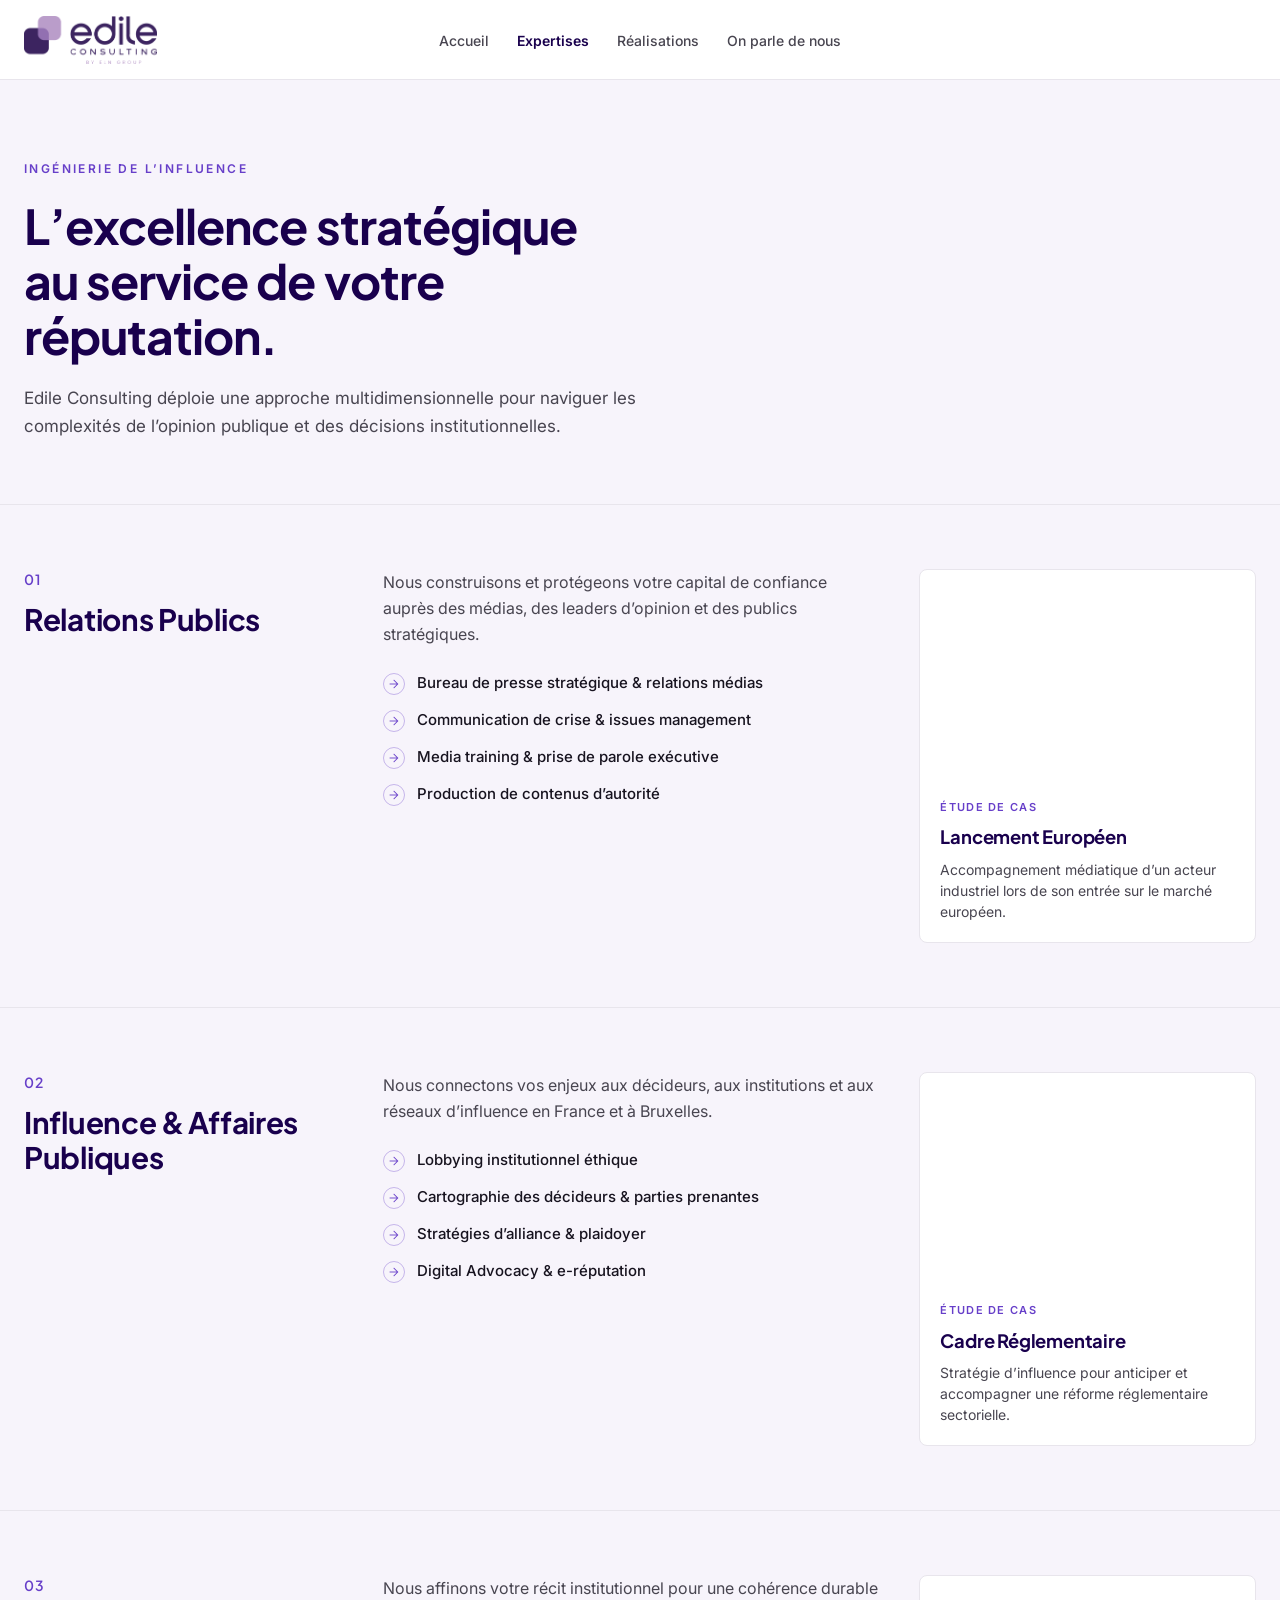
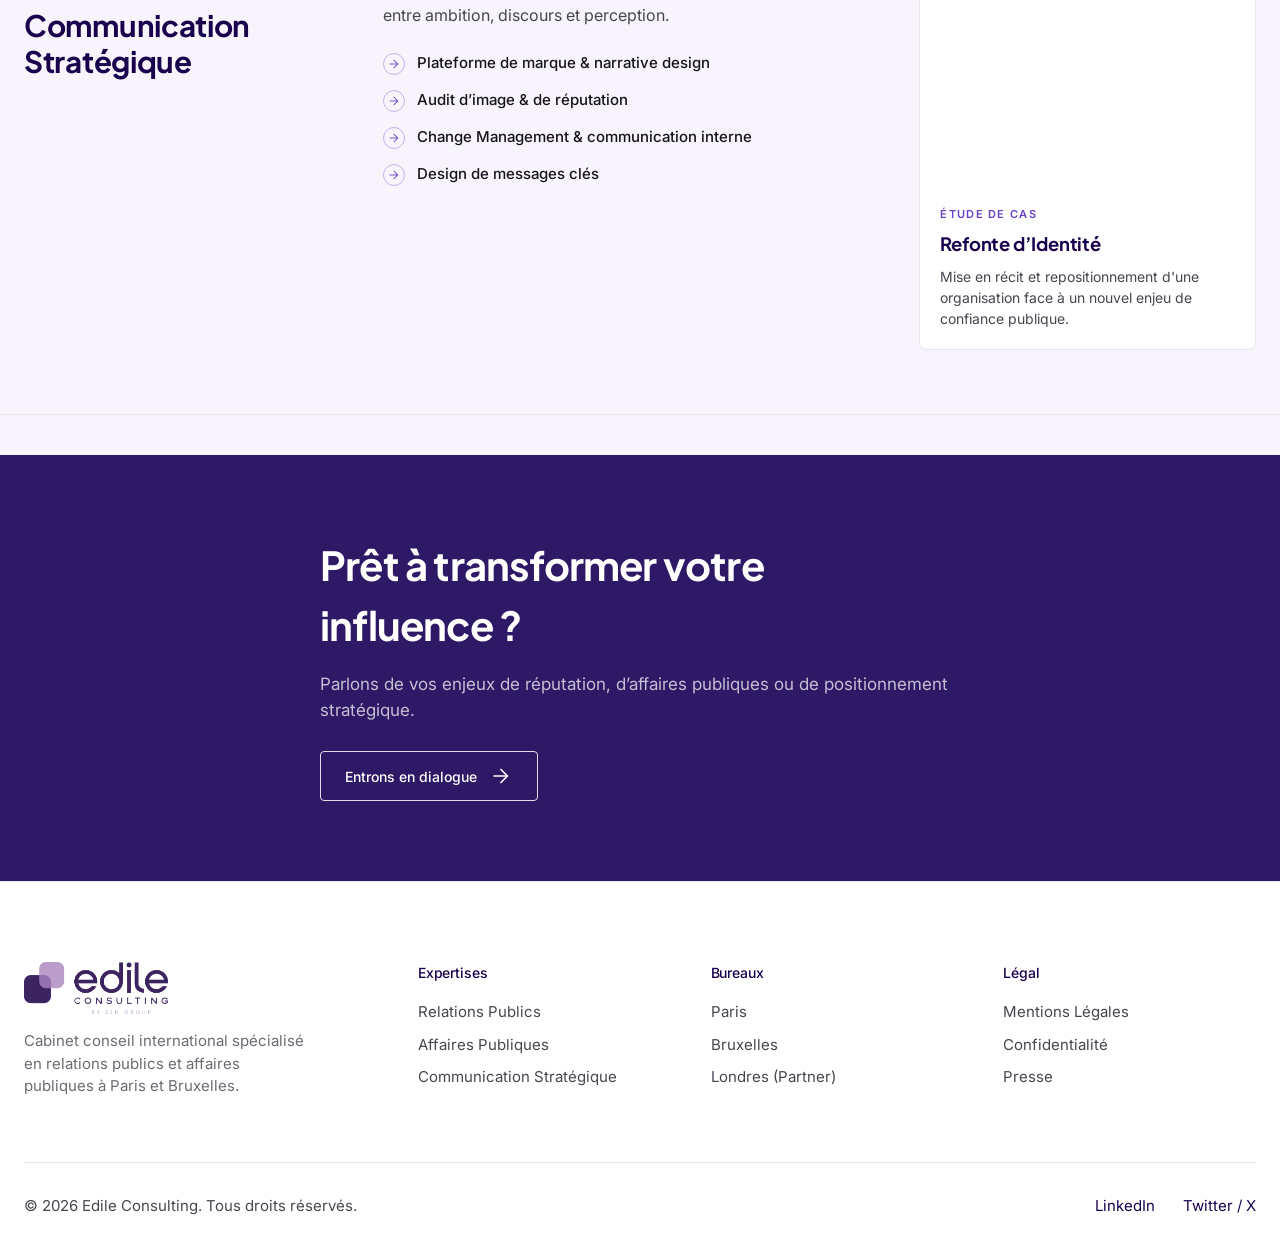
<file: expertises.html>
<!DOCTYPE html>
<html lang="fr" class="scroll-smooth">
<head>
  <meta charset="utf-8" />
  <meta name="viewport" content="width=device-width, initial-scale=1.0" />
  <meta name="description" content="Nos expertises — Relations Publics, Influence & Affaires Publiques, Communication Stratégique | Edile Consulting." />
  <title>Nos Expertises | Edile Consulting</title>
  <link rel="icon" href="favicon.ico" sizes="any" />
  <link rel="icon" type="image/png" href="LOGO/favicon.png" />
  <link rel="apple-touch-icon" href="LOGO/favicon.png" />
  <link rel="preconnect" href="https://fonts.googleapis.com" />
  <link rel="preconnect" href="https://fonts.gstatic.com" crossorigin />
  <link href="https://fonts.googleapis.com/css2?family=Plus+Jakarta+Sans:wght@400;500;600;700&amp;family=Inter:wght@400;500;600&amp;display=swap" rel="stylesheet" />
  <link href="https://fonts.googleapis.com/css2?family=Material+Symbols+Outlined:opsz,wght,FILL,GRAD@24,300,0,0&amp;display=swap" rel="stylesheet" />
  <link rel="stylesheet" href="css/styles.css" />
</head>
<body class="page-inner">
  <header class="site-header is-scrolled" id="main-nav">
    <div class="container header-inner">
      <a class="logo" href="index.html">
        <img src="LOGO/edile%20logo1.png" alt="Edile Consulting" width="180" height="65" />
      </a>

      <nav class="nav-desktop" aria-label="Navigation principale">
        <a href="index.html">Accueil</a>
        <a href="expertises.html" aria-current="page">Expertises</a>
        <a href="realisations.html">Réalisations</a>
        <a href="on-parle-de-nous.html">On parle de nous</a>
      </nav>

      <button class="menu-toggle" type="button" aria-label="Ouvrir le menu" aria-expanded="false" aria-controls="mobile-menu">
        <span class="material-symbols-outlined" aria-hidden="true">menu</span>
      </button>
    </div>

    <nav class="nav-mobile" id="mobile-menu" aria-label="Navigation mobile" hidden>
      <a href="index.html">Accueil</a>
      <a href="expertises.html" aria-current="page">Expertises</a>
      <a href="realisations.html">Réalisations</a>
      <a href="on-parle-de-nous.html">On parle de nous</a>
    </nav>
  </header>

  <main>
    <section class="exp-hero" aria-labelledby="expertises-title">
      <div class="container">
        <span class="eyebrow">Ingénierie de l’influence</span>
        <h1 id="expertises-title">L’excellence stratégique au service de votre réputation.</h1>
        <p class="exp-hero-lead">
          Edile Consulting déploie une approche multidimensionnelle pour naviguer les complexités de l’opinion publique et des décisions institutionnelles.
        </p>
      </div>
    </section>

    <section class="exp-blocks" aria-label="Domaines d’expertise">
      <!-- 01 -->
      <article class="exp-block" id="relations-publics" data-reveal>
        <div class="container exp-block-grid">
          <header class="exp-block-head">
            <span class="exp-block-num">01</span>
            <h2>Relations Publics</h2>
          </header>

          <div class="exp-block-body">
            <p>
              Nous construisons et protégeons votre capital de confiance auprès des médias, des leaders d’opinion et des publics stratégiques.
            </p>
            <ul class="exp-list">
              <li>
                <span class="material-symbols-outlined" aria-hidden="true">arrow_forward</span>
                Bureau de presse stratégique &amp; relations médias
              </li>
              <li>
                <span class="material-symbols-outlined" aria-hidden="true">arrow_forward</span>
                Communication de crise &amp; issues management
              </li>
              <li>
                <span class="material-symbols-outlined" aria-hidden="true">arrow_forward</span>
                Media training &amp; prise de parole exécutive
              </li>
              <li>
                <span class="material-symbols-outlined" aria-hidden="true">arrow_forward</span>
                Production de contenus d’autorité
              </li>
            </ul>
          </div>

          <aside class="case-card">
            <div class="case-card-media case-card-media--1" role="img" aria-label="Salle de conférence européenne"></div>
            <div class="case-card-content">
              <span class="case-card-label">Étude de cas</span>
              <h3>Lancement Européen</h3>
              <p>Accompagnement médiatique d’un acteur industriel lors de son entrée sur le marché européen.</p>
            </div>
          </aside>
        </div>
      </article>

      <!-- 02 -->
      <article class="exp-block" id="affaires-publiques" data-reveal>
        <div class="container exp-block-grid">
          <header class="exp-block-head">
            <span class="exp-block-num">02</span>
            <h2>Influence &amp; Affaires Publiques</h2>
          </header>

          <div class="exp-block-body">
            <p>
              Nous connectons vos enjeux aux décideurs, aux institutions et aux réseaux d’influence en France et à Bruxelles.
            </p>
            <ul class="exp-list">
              <li>
                <span class="material-symbols-outlined" aria-hidden="true">arrow_forward</span>
                Lobbying institutionnel éthique
              </li>
              <li>
                <span class="material-symbols-outlined" aria-hidden="true">arrow_forward</span>
                Cartographie des décideurs &amp; parties prenantes
              </li>
              <li>
                <span class="material-symbols-outlined" aria-hidden="true">arrow_forward</span>
                Stratégies d’alliance &amp; plaidoyer
              </li>
              <li>
                <span class="material-symbols-outlined" aria-hidden="true">arrow_forward</span>
                Digital Advocacy &amp; e-réputation
              </li>
            </ul>
          </div>

          <aside class="case-card">
            <div class="case-card-media case-card-media--2" role="img" aria-label="Architecture institutionnelle moderne"></div>
            <div class="case-card-content">
              <span class="case-card-label">Étude de cas</span>
              <h3>Cadre Réglementaire</h3>
              <p>Stratégie d’influence pour anticiper et accompagner une réforme réglementaire sectorielle.</p>
            </div>
          </aside>
        </div>
      </article>

      <!-- 03 -->
      <article class="exp-block" id="strategie-marque" data-reveal>
        <div class="container exp-block-grid">
          <header class="exp-block-head">
            <span class="exp-block-num">03</span>
            <h2>Communication Stratégique</h2>
          </header>

          <div class="exp-block-body">
            <p>
              Nous affinons votre récit institutionnel pour une cohérence durable entre ambition, discours et perception.
            </p>
            <ul class="exp-list">
              <li>
                <span class="material-symbols-outlined" aria-hidden="true">arrow_forward</span>
                Plateforme de marque &amp; narrative design
              </li>
              <li>
                <span class="material-symbols-outlined" aria-hidden="true">arrow_forward</span>
                Audit d’image &amp; de réputation
              </li>
              <li>
                <span class="material-symbols-outlined" aria-hidden="true">arrow_forward</span>
                Change Management &amp; communication interne
              </li>
              <li>
                <span class="material-symbols-outlined" aria-hidden="true">arrow_forward</span>
                Design de messages clés
              </li>
            </ul>
          </div>

          <aside class="case-card">
            <div class="case-card-media case-card-media--3" role="img" aria-label="Supports de marque institutionnelle"></div>
            <div class="case-card-content">
              <span class="case-card-label">Étude de cas</span>
              <h3>Refonte d’Identité</h3>
              <p>Mise en récit et repositionnement d'une organisation face à un nouvel enjeu de confiance publique.</p>
            </div>
          </aside>
        </div>
      </article>
    </section>

    <section class="exp-cta" data-reveal>
      <div class="container exp-cta-inner">
        <h2>Prêt à transformer votre influence&nbsp;?</h2>
        <p>Parlons de vos enjeux de réputation, d’affaires publiques ou de positionnement stratégique.</p>
        <a class="btn btn-outline-light" href="index.html#contact">
          Entrons en dialogue
          <span class="material-symbols-outlined" aria-hidden="true">arrow_forward</span>
        </a>
      </div>
    </section>
  </main>

  <footer class="site-footer">
    <div class="container footer-grid">
      <div class="footer-brand">
        <a class="footer-logo" href="index.html">
          <img src="LOGO/edile%20logo1.png" alt="Edile Consulting" width="160" height="58" />
        </a>
        <p>Cabinet conseil international spécialisé en relations publics et affaires publiques à Paris et Bruxelles.</p>
      </div>
      <div>
        <h4>Expertises</h4>
        <ul>
          <li><a href="expertises.html#relations-publics">Relations Publics</a></li>
          <li><a href="expertises.html#affaires-publiques">Affaires Publiques</a></li>
          <li><a href="expertises.html#strategie-marque">Communication Stratégique</a></li>
        </ul>
      </div>
      <div>
        <h4>Bureaux</h4>
        <ul>
          <li><a href="index.html#bureaux">Paris</a></li>
          <li><a href="index.html#bureaux">Bruxelles</a></li>
          <li><span>Londres (Partner)</span></li>
        </ul>
      </div>
      <div>
        <h4>Légal</h4>
        <ul>
          <li><a href="#">Mentions Légales</a></li>
          <li><a href="#">Confidentialité</a></li>
          <li><a href="#">Presse</a></li>
        </ul>
      </div>
    </div>
    <div class="container footer-bottom">
      <span>© 2026 Edile Consulting. Tous droits réservés.</span>
      <div class="footer-social">
        <a href="#" aria-label="LinkedIn">LinkedIn</a>
        <a href="#" aria-label="Twitter / X">Twitter / X</a>
      </div>
    </div>
  </footer>

  <script src="js/main.js" defer></script>
</body>
</html>
</file>
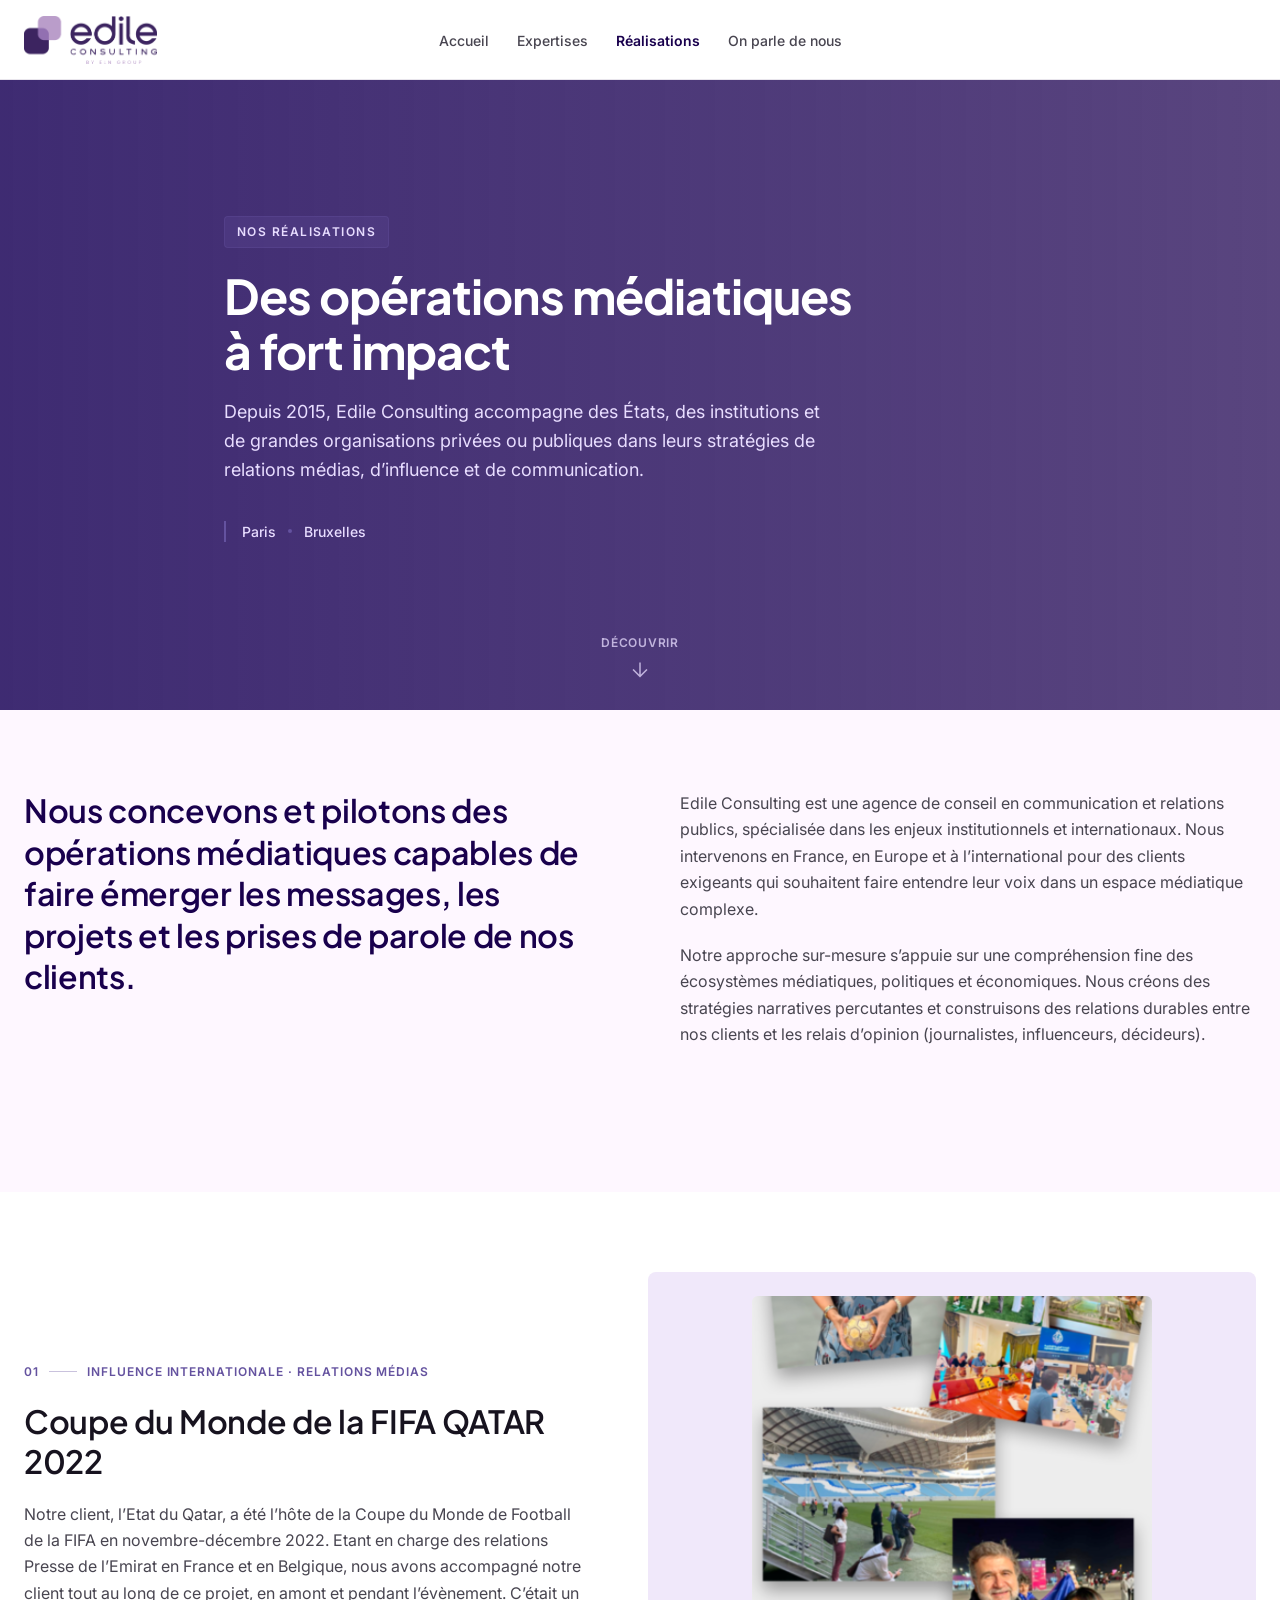
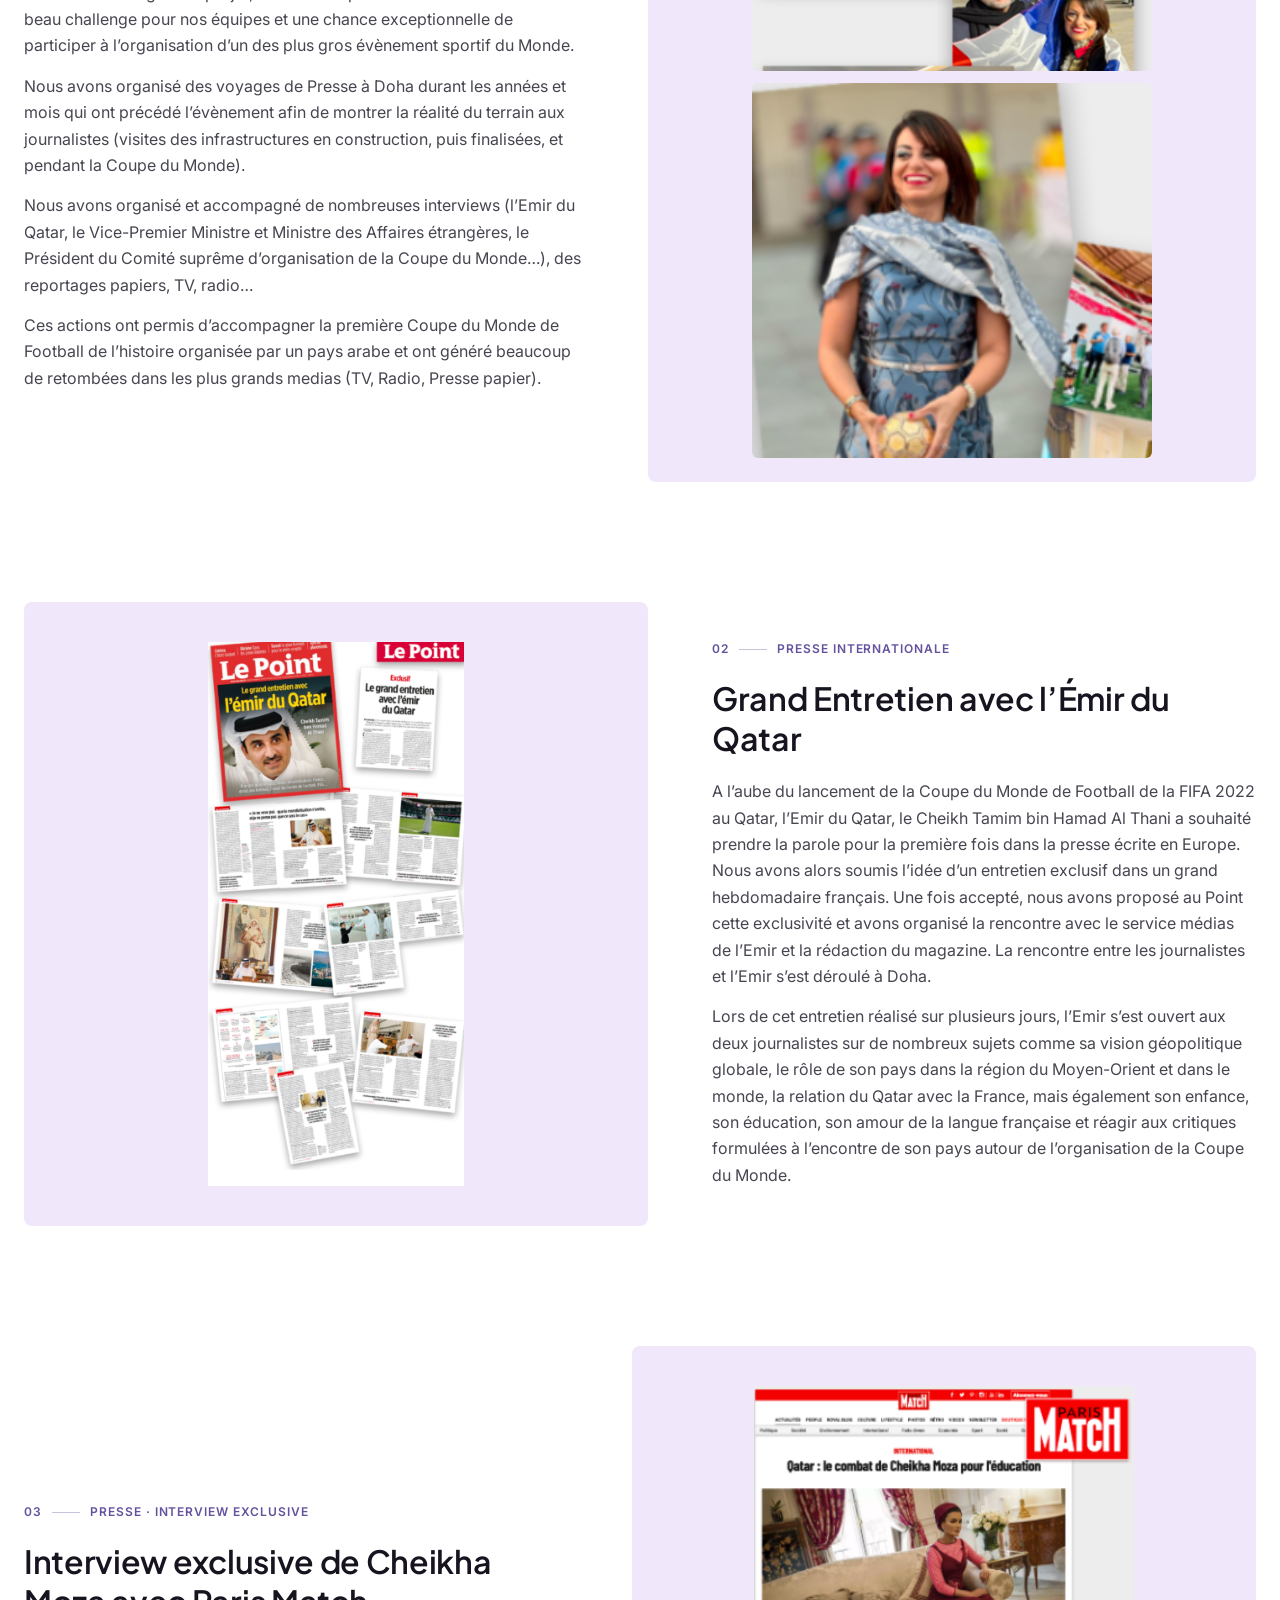
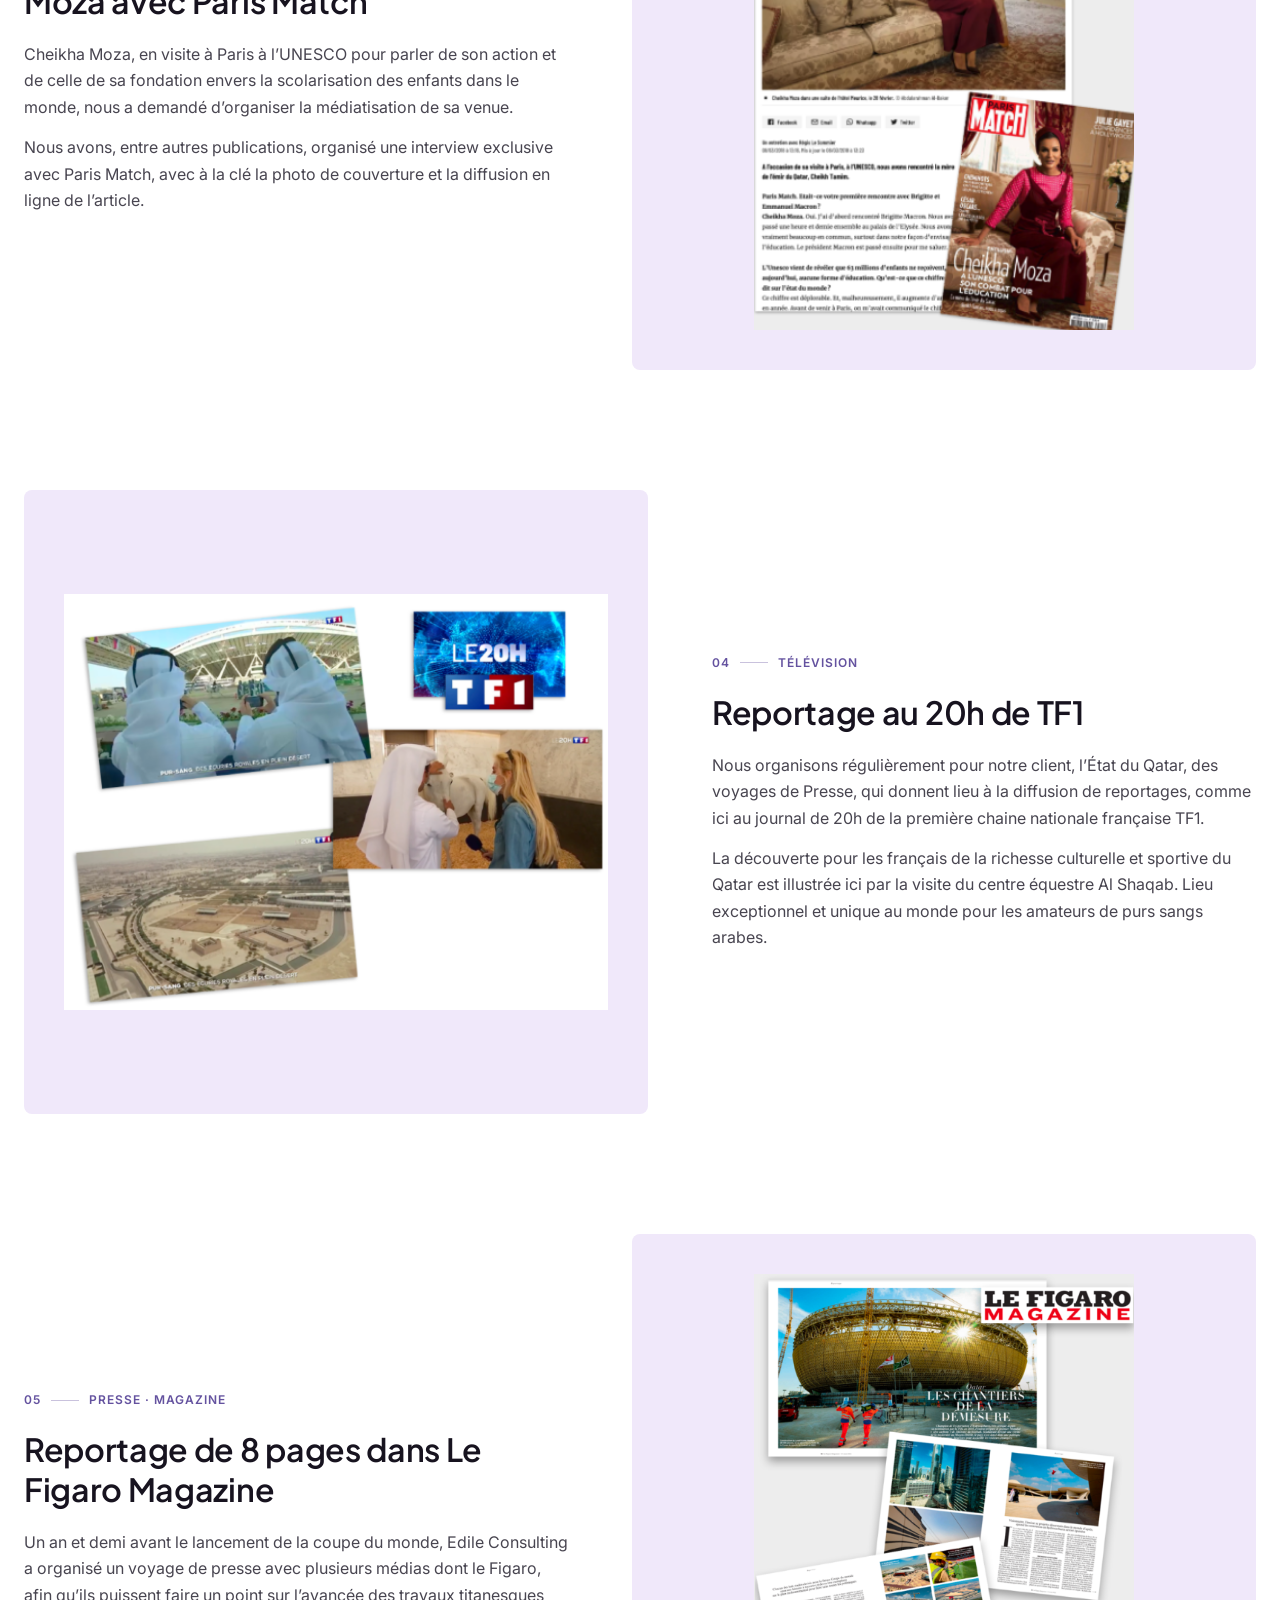
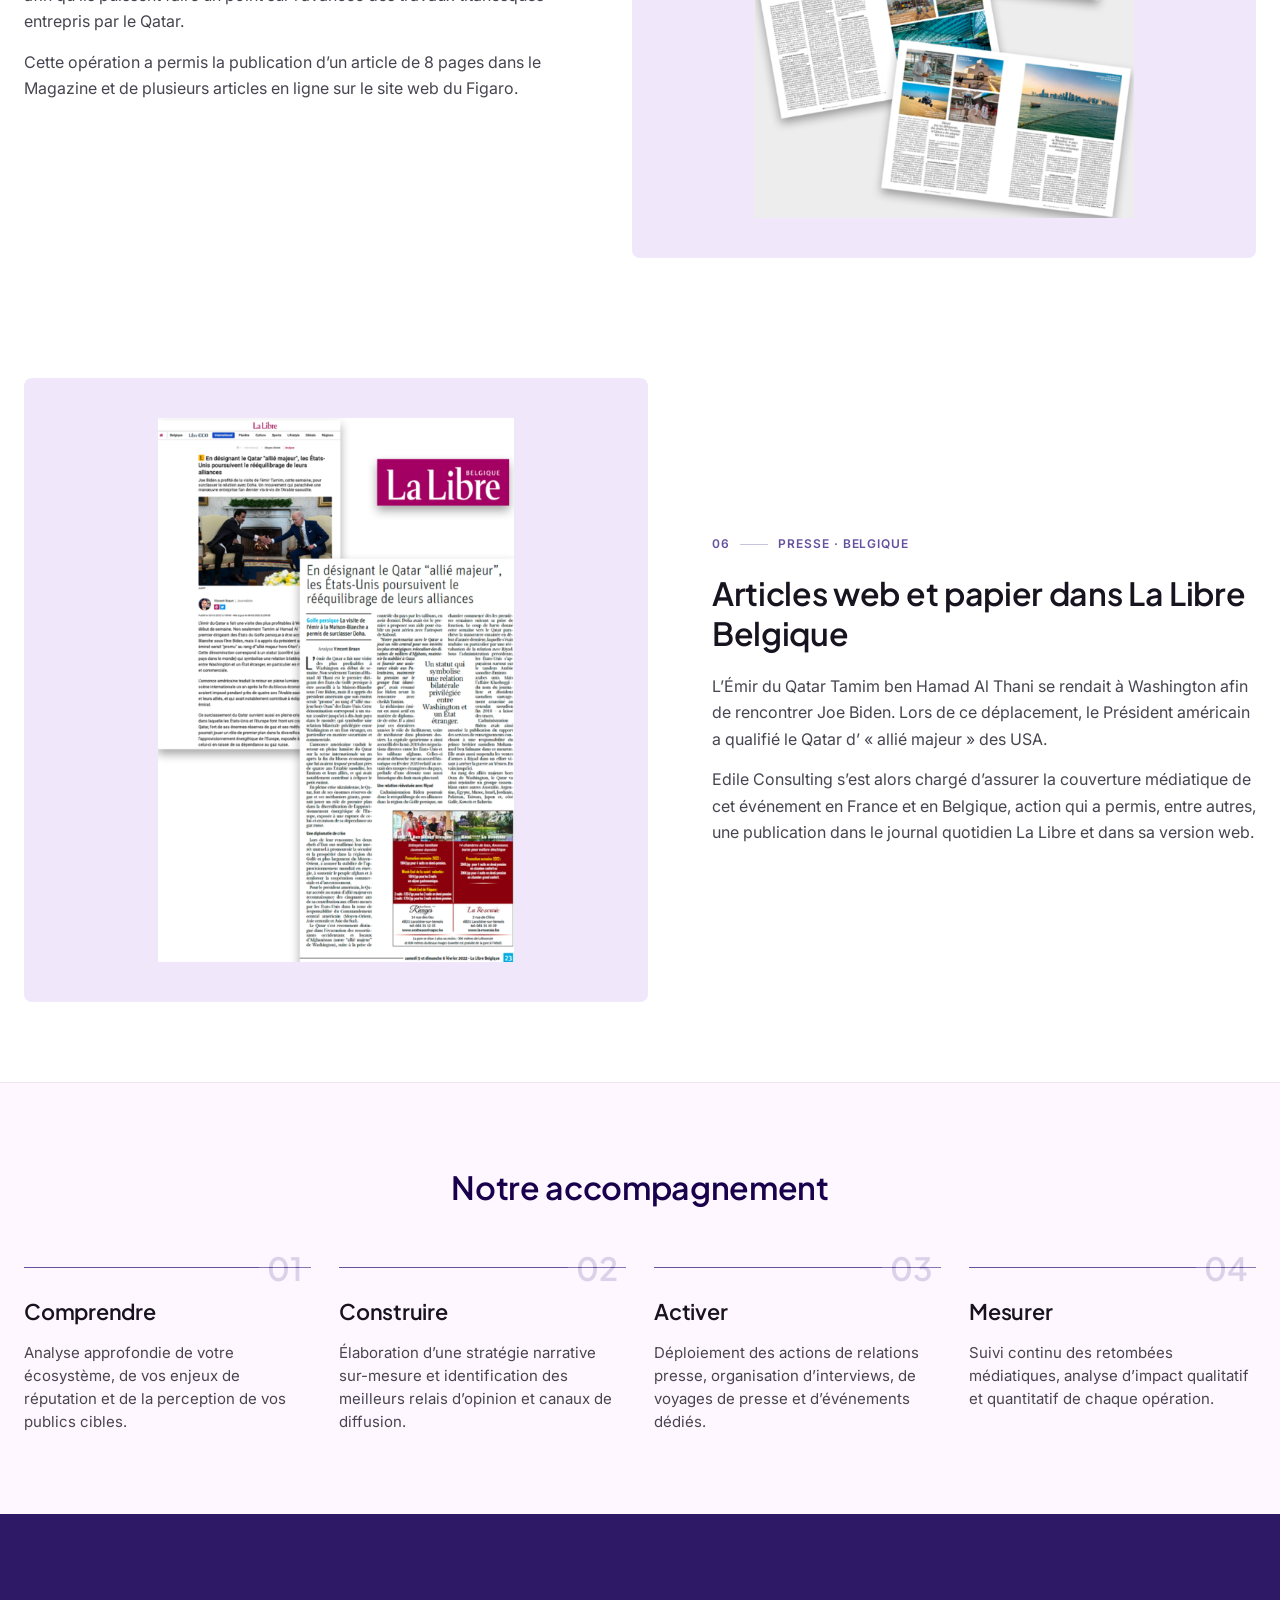
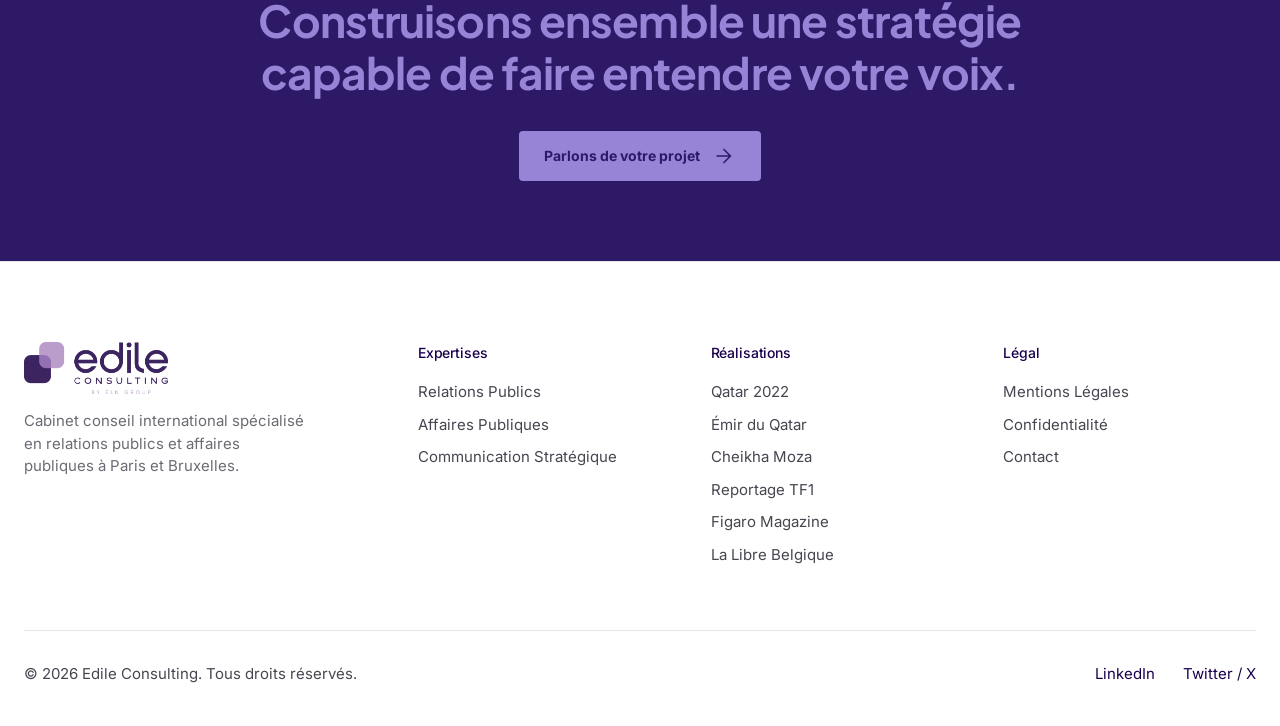
<file: realisations.html>
<!DOCTYPE html>
<html lang="fr" class="scroll-smooth">
<head>
  <meta charset="utf-8" />
  <meta name="viewport" content="width=device-width, initial-scale=1.0" />
  <meta name="description" content="Nos réalisations — opérations médiatiques, relations presse et influence internationale | Edile Consulting." />
  <title>Nos Réalisations | Edile Consulting</title>
  <link rel="icon" href="favicon.ico" sizes="any" />
  <link rel="icon" type="image/png" href="LOGO/favicon.png" />
  <link rel="apple-touch-icon" href="LOGO/favicon.png" />
  <link rel="preconnect" href="https://fonts.googleapis.com" />
  <link rel="preconnect" href="https://fonts.gstatic.com" crossorigin />
  <link href="https://fonts.googleapis.com/css2?family=Plus+Jakarta+Sans:wght@400;500;600;700&amp;family=Inter:wght@400;500;600&amp;display=swap" rel="stylesheet" />
  <link href="https://fonts.googleapis.com/css2?family=Material+Symbols+Outlined:opsz,wght,FILL,GRAD@24,300,0,0&amp;display=swap" rel="stylesheet" />
  <link rel="stylesheet" href="css/styles.css" />
</head>
<body class="page-inner page-realisations">
  <header class="site-header is-scrolled" id="main-nav">
    <div class="container header-inner">
      <a class="logo" href="index.html">
        <img src="LOGO/edile%20logo1.png" alt="Edile Consulting" width="180" height="65" />
      </a>

      <nav class="nav-desktop" aria-label="Navigation principale">
        <a href="index.html">Accueil</a>
        <a href="expertises.html">Expertises</a>
        <a href="realisations.html" aria-current="page">Réalisations</a>
        <a href="on-parle-de-nous.html">On parle de nous</a>
      </nav>

      <button class="menu-toggle" type="button" aria-label="Ouvrir le menu" aria-expanded="false" aria-controls="mobile-menu">
        <span class="material-symbols-outlined" aria-hidden="true">menu</span>
      </button>
    </div>

    <nav class="nav-mobile" id="mobile-menu" aria-label="Navigation mobile" hidden>
      <a href="index.html">Accueil</a>
      <a href="expertises.html">Expertises</a>
      <a href="realisations.html" aria-current="page">Réalisations</a>
      <a href="on-parle-de-nous.html">On parle de nous</a>
    </nav>
  </header>

  <main>
    <!-- Hero -->
    <section class="rea-hero" aria-labelledby="rea-title">
      <div class="rea-hero-media" aria-hidden="true">
        <div class="rea-hero-image"></div>
        <div class="rea-hero-overlay"></div>
      </div>
      <div class="container rea-hero-content">
        <span class="rea-badge">Nos réalisations</span>
        <h1 id="rea-title">Des opérations médiatiques<br />à fort impact</h1>
        <p>
          Depuis 2015, Edile Consulting accompagne des États, des institutions et de grandes organisations privées ou publiques dans leurs stratégies de relations médias, d’influence et de communication.
        </p>
        <div class="rea-locations">
          <span>Paris</span>
          <span class="dot" aria-hidden="true"></span>
          <span>Bruxelles</span>
        </div>
      </div>
      <a class="rea-scroll" href="#rea-intro" aria-label="Découvrir les réalisations">
        <span>Découvrir</span>
        <span class="material-symbols-outlined" aria-hidden="true">arrow_downward</span>
      </a>
    </section>

    <!-- Intro -->
    <section class="rea-intro" id="rea-intro" data-reveal>
      <div class="container rea-intro-grid">
        <h2>Nous concevons et pilotons des opérations médiatiques capables de faire émerger les messages, les projets et les prises de parole de nos clients.</h2>
        <div class="rea-intro-copy">
          <p>
            Edile Consulting est une agence de conseil en communication et relations publics, spécialisée dans les enjeux institutionnels et internationaux. Nous intervenons en France, en Europe et à l’international pour des clients exigeants qui souhaitent faire entendre leur voix dans un espace médiatique complexe.
          </p>
          <p>
            Notre approche sur-mesure s’appuie sur une compréhension fine des écosystèmes médiatiques, politiques et économiques. Nous créons des stratégies narratives percutantes et construisons des relations durables entre nos clients et les relais d’opinion (journalistes, influenceurs, décideurs).
          </p>
        </div>
      </div>
    </section>

    <!-- Filters -->
    <nav class="rea-filters" aria-label="Filtrer les réalisations">
      <div class="container">
        <ul class="rea-filter-list" role="list">
          <li><button type="button" class="rea-filter is-active" data-filter="all">Toutes les réalisations</button></li>
          <li><button type="button" class="rea-filter" data-filter="medias">Relations médias</button></li>
          <li><button type="button" class="rea-filter" data-filter="presse">Presse</button></li>
          <li><button type="button" class="rea-filter" data-filter="tv">Télévision</button></li>
          <li><button type="button" class="rea-filter" data-filter="influence">Influence internationale</button></li>
          <li><button type="button" class="rea-filter" data-filter="event">Événementiel</button></li>
        </ul>
      </div>
    </nav>

    <!-- Projects -->
    <section class="rea-projects" aria-label="Liste des projets">
      <div class="container rea-projects-list">
        <!-- 01 -->
        <article class="rea-project" data-categories="influence medias event" data-reveal id="qatar-2022">
          <div class="rea-project-copy">
            <div class="rea-project-meta">
              <span>01</span>
              <span class="line" aria-hidden="true"></span>
              <span>Influence internationale · Relations médias</span>
            </div>
            <h3>Coupe du Monde de la FIFA QATAR 2022</h3>
            <div class="rea-project-text">
              <p>
                Notre client, l’Etat du Qatar, a été l’hôte de la Coupe du Monde de Football de la FIFA en novembre-décembre 2022. Etant en charge des relations Presse de l’Emirat en France et en Belgique, nous avons accompagné notre client tout au long de ce projet, en amont et pendant l’évènement. C’était un beau challenge pour nos équipes et une chance exceptionnelle de participer à l’organisation d’un des plus gros évènement sportif du Monde.
              </p>
              <p>
                Nous avons organisé des voyages de Presse à Doha durant les années et mois qui ont précédé l’évènement afin de montrer la réalité du terrain aux journalistes (visites des infrastructures en construction, puis finalisées, et pendant la Coupe du Monde).
              </p>
              <p>
                Nous avons organisé et accompagné de nombreuses interviews (l’Emir du Qatar, le Vice-Premier Ministre et Ministre des Affaires étrangères, le Président du Comité suprême d’organisation de la Coupe du Monde…), des reportages papiers, TV, radio…
              </p>
              <p>
                Ces actions ont permis d’accompagner la première Coupe du Monde de Football de l’histoire organisée par un pays arabe et ont généré beaucoup de retombées dans les plus grands medias (TV, Radio, Presse papier).
              </p>
            </div>
          </div>
          <div class="rea-project-visual rea-project-visual--duo">
            <img
              src="IMAGE/qatar-2022-presse.png"
              alt="Coupe du Monde FIFA Qatar 2022 — voyages de presse et rencontres"
              loading="lazy"
            />
            <img
              src="IMAGE/qatar-2022-sihem-ballon.png"
              alt="Coupe du Monde FIFA Qatar 2022 — Sihem Souid avec le ballon doré"
              loading="lazy"
            />
          </div>
        </article>

        <!-- 02 -->
        <article class="rea-project rea-project--reverse" data-categories="presse influence" data-reveal id="emir-le-point">
          <div class="rea-project-copy">
            <div class="rea-project-meta">
              <span>02</span>
              <span class="line" aria-hidden="true"></span>
              <span>Presse internationale</span>
            </div>
            <h3>Grand Entretien avec l’Émir du Qatar</h3>
            <div class="rea-project-text">
              <p>
                A l’aube du lancement de la Coupe du Monde de Football de la FIFA 2022 au Qatar, l’Emir du Qatar, le Cheikh Tamim bin Hamad Al Thani a souhaité prendre la parole pour la première fois dans la presse écrite en Europe. Nous avons alors soumis l’idée d’un entretien exclusif dans un grand hebdomadaire français. Une fois accepté, nous avons proposé au Point cette exclusivité et avons organisé la rencontre avec le service médias de l’Emir et la rédaction du magazine. La rencontre entre les journalistes et l’Emir s’est déroulé à Doha.
              </p>
              <p>
                Lors de cet entretien réalisé sur plusieurs jours, l’Emir s’est ouvert aux deux journalistes sur de nombreux sujets comme sa vision géopolitique globale, le rôle de son pays dans la région du Moyen-Orient et dans le monde, la relation du Qatar avec la France, mais également son enfance, son éducation, son amour de la langue française et réagir aux critiques formulées à l’encontre de son pays autour de l’organisation de la Coupe du Monde.
              </p>
            </div>
          </div>
          <div class="rea-project-visual">
            <img
              src="IMAGE/le-point-emir-qatar.png"
              alt="Le Point — grand entretien avec l’Émir du Qatar"
              loading="lazy"
            />
          </div>
        </article>

        <!-- 03 -->
        <article class="rea-project" data-categories="presse medias" data-reveal id="cheikha-moza">
          <div class="rea-project-copy">
            <div class="rea-project-meta">
              <span>03</span>
              <span class="line" aria-hidden="true"></span>
              <span>Presse · Interview exclusive</span>
            </div>
            <h3>Interview exclusive de Cheikha Moza avec Paris Match</h3>
            <div class="rea-project-text">
              <p>
                Cheikha Moza, en visite à Paris à l’UNESCO pour parler de son action et de celle de sa fondation envers la scolarisation des enfants dans le monde, nous a demandé d’organiser la médiatisation de sa venue.
              </p>
              <p>
                Nous avons, entre autres publications, organisé une interview exclusive avec Paris Match, avec à la clé la photo de couverture et la diffusion en ligne de l’article.
              </p>
            </div>
          </div>
          <div class="rea-project-visual">
            <img
              src="IMAGE/paris-match-cheikha-moza.png"
              alt="Paris Match — interview exclusive de Cheikha Moza"
              loading="lazy"
            />
          </div>
        </article>

        <!-- 04 -->
        <article class="rea-project rea-project--reverse" data-categories="tv medias influence" data-reveal id="tf1-20h">
          <div class="rea-project-copy">
            <div class="rea-project-meta">
              <span>04</span>
              <span class="line" aria-hidden="true"></span>
              <span>Télévision</span>
            </div>
            <h3>Reportage au 20h de TF1</h3>
            <div class="rea-project-text">
              <p>
                Nous organisons régulièrement pour notre client, l’État du Qatar, des voyages de Presse, qui donnent lieu à la diffusion de reportages, comme ici au journal de 20h de la première chaine nationale française TF1.
              </p>
              <p>
                La découverte pour les français de la richesse culturelle et sportive du Qatar est illustrée ici par la visite du centre équestre Al Shaqab. Lieu exceptionnel et unique au monde pour les amateurs de purs sangs arabes.
              </p>
            </div>
          </div>
          <div class="rea-project-visual">
            <img
              src="IMAGE/reportage-tf1-20h.png"
              alt="Reportage TF1 20h — centre équestre Al Shaqab, Qatar"
              loading="lazy"
            />
          </div>
        </article>

        <!-- 05 -->
        <article class="rea-project" data-categories="presse medias influence" data-reveal id="figaro-magazine">
          <div class="rea-project-copy">
            <div class="rea-project-meta">
              <span>05</span>
              <span class="line" aria-hidden="true"></span>
              <span>Presse · Magazine</span>
            </div>
            <h3>Reportage de 8 pages dans Le Figaro Magazine</h3>
            <div class="rea-project-text">
              <p>
                Un an et demi avant le lancement de la coupe du monde, Edile Consulting a organisé un voyage de presse avec plusieurs médias dont le Figaro, afin qu’ils puissent faire un point sur l’avancée des travaux titanesques entrepris par le Qatar.
              </p>
              <p>
                Cette opération a permis la publication d’un article de 8 pages dans le Magazine et de plusieurs articles en ligne sur le site web du Figaro.
              </p>
            </div>
          </div>
          <div class="rea-project-visual">
            <img
              src="IMAGE/figaro-magazine-qatar.png"
              alt="Reportage Le Figaro Magazine — Qatar, les chantiers de la démesure"
              loading="lazy"
            />
          </div>
        </article>

        <!-- 06 -->
        <article class="rea-project rea-project--reverse" data-categories="presse medias influence" data-reveal id="la-libre-belgique">
          <div class="rea-project-copy">
            <div class="rea-project-meta">
              <span>06</span>
              <span class="line" aria-hidden="true"></span>
              <span>Presse · Belgique</span>
            </div>
            <h3>Articles web et papier dans La Libre Belgique</h3>
            <div class="rea-project-text">
              <p>
                L’Émir du Qatar Tamim ben Hamad Al Thani se rendait à Washington afin de rencontrer Joe Biden. Lors de ce déplacement, le Président américain a qualifié le Qatar d’ « allié majeur » des USA.
              </p>
              <p>
                Edile Consulting s’est alors chargé d’assurer la couverture médiatique de cet événement en France et en Belgique, action qui a permis, entre autres, une publication dans le journal quotidien La Libre et dans sa version web.
              </p>
            </div>
          </div>
          <div class="rea-project-visual">
            <img
              src="IMAGE/la-libre-belgique-qatar.png"
              alt="Articles La Libre Belgique — Qatar allié majeur des États-Unis"
              loading="lazy"
            />
          </div>
        </article>
      </div>
    </section>

    <!-- Méthodologie -->
    <section class="rea-method" data-reveal>
      <div class="container">
        <h2>Notre accompagnement</h2>
        <div class="rea-method-grid">
          <article class="rea-step">
            <span class="rea-step-num" aria-hidden="true">01</span>
            <h3>Comprendre</h3>
            <p>Analyse approfondie de votre écosystème, de vos enjeux de réputation et de la perception de vos publics cibles.</p>
          </article>
          <article class="rea-step">
            <span class="rea-step-num" aria-hidden="true">02</span>
            <h3>Construire</h3>
            <p>Élaboration d’une stratégie narrative sur-mesure et identification des meilleurs relais d’opinion et canaux de diffusion.</p>
          </article>
          <article class="rea-step">
            <span class="rea-step-num" aria-hidden="true">03</span>
            <h3>Activer</h3>
            <p>Déploiement des actions de relations presse, organisation d’interviews, de voyages de presse et d’événements dédiés.</p>
          </article>
          <article class="rea-step">
            <span class="rea-step-num" aria-hidden="true">04</span>
            <h3>Mesurer</h3>
            <p>Suivi continu des retombées médiatiques, analyse d’impact qualitatif et quantitatif de chaque opération.</p>
          </article>
        </div>
      </div>
    </section>

    <!-- CTA -->
    <section class="rea-cta" data-reveal>
      <div class="container rea-cta-inner">
        <h2>Construisons ensemble une stratégie capable de faire entendre votre voix.</h2>
        <a class="btn btn-cta-light" href="index.html#contact">
          Parlons de votre projet
          <span class="material-symbols-outlined" aria-hidden="true">arrow_forward</span>
        </a>
      </div>
    </section>
  </main>

  <footer class="site-footer">
    <div class="container footer-grid">
      <div class="footer-brand">
        <a class="footer-logo" href="index.html">
          <img src="LOGO/edile%20logo1.png" alt="Edile Consulting" width="160" height="58" />
        </a>
        <p>Cabinet conseil international spécialisé en relations publics et affaires publiques à Paris et Bruxelles.</p>
      </div>
      <div>
        <h4>Expertises</h4>
        <ul>
          <li><a href="expertises.html#relations-publics">Relations Publics</a></li>
          <li><a href="expertises.html#affaires-publiques">Affaires Publiques</a></li>
          <li><a href="expertises.html#strategie-marque">Communication Stratégique</a></li>
        </ul>
      </div>
      <div>
        <h4>Réalisations</h4>
        <ul>
          <li><a href="realisations.html#qatar-2022">Qatar 2022</a></li>
          <li><a href="realisations.html#emir-le-point">Émir du Qatar</a></li>
          <li><a href="realisations.html#cheikha-moza">Cheikha Moza</a></li>
          <li><a href="realisations.html#tf1-20h">Reportage TF1</a></li>
          <li><a href="realisations.html#figaro-magazine">Figaro Magazine</a></li>
          <li><a href="realisations.html#la-libre-belgique">La Libre Belgique</a></li>
        </ul>
      </div>
      <div>
        <h4>Légal</h4>
        <ul>
          <li><a href="#">Mentions Légales</a></li>
          <li><a href="#">Confidentialité</a></li>
          <li><a href="index.html#contact">Contact</a></li>
        </ul>
      </div>
    </div>
    <div class="container footer-bottom">
      <span>© 2026 Edile Consulting. Tous droits réservés.</span>
      <div class="footer-social">
        <a href="#" aria-label="LinkedIn">LinkedIn</a>
        <a href="#" aria-label="Twitter / X">Twitter / X</a>
      </div>
    </div>
  </footer>

  <script src="js/main.js" defer></script>
</body>
</html>
</file>
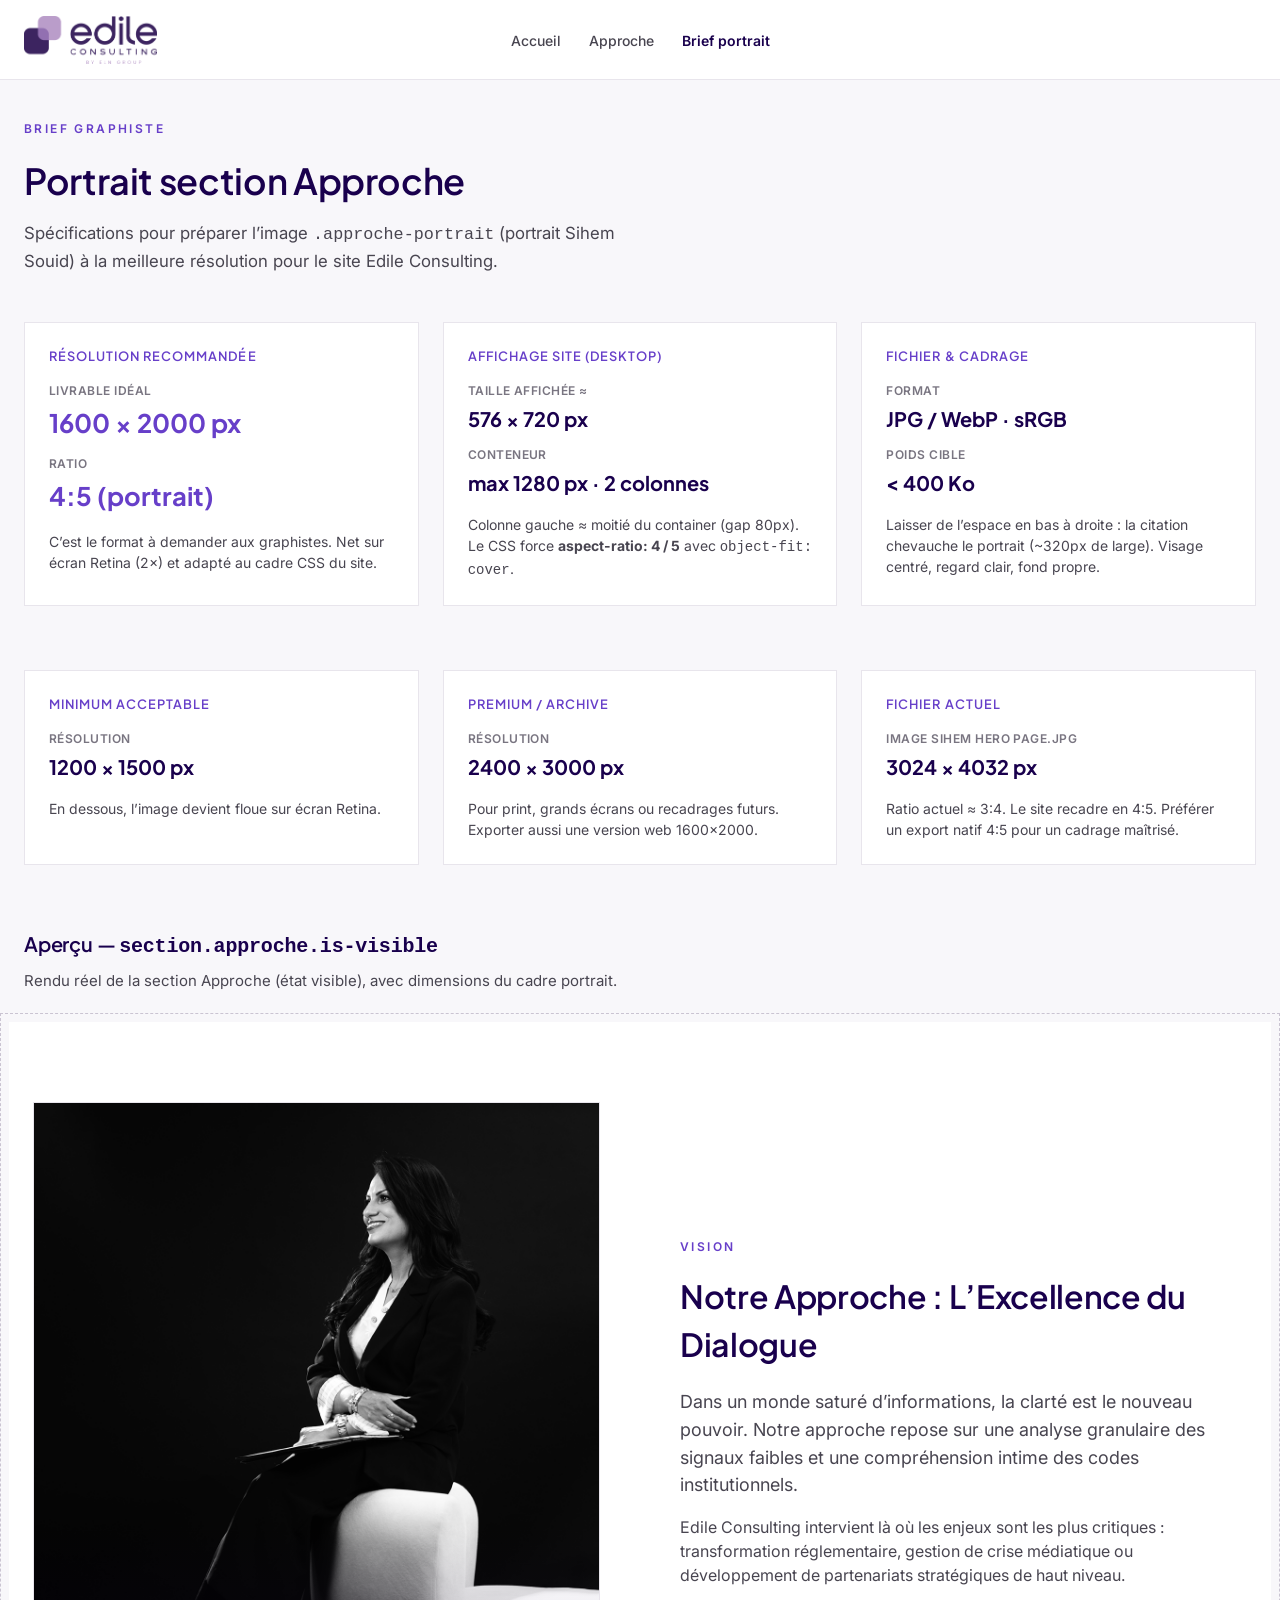
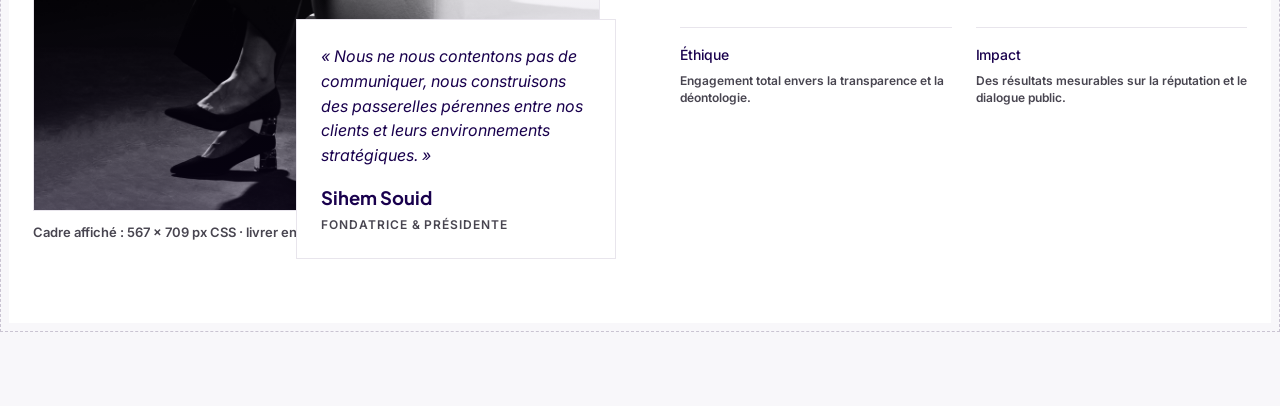
<file: specs-approche.html>
<!DOCTYPE html>
<html lang="fr">
<head>
  <meta charset="utf-8" />
  <meta name="viewport" content="width=device-width, initial-scale=1.0" />
  <title>Brief graphiste — Section Approche | Edile Consulting</title>
  <link rel="icon" href="favicon.ico" sizes="any" />
  <link rel="preconnect" href="https://fonts.googleapis.com" />
  <link rel="preconnect" href="https://fonts.gstatic.com" crossorigin />
  <link href="https://fonts.googleapis.com/css2?family=Plus+Jakarta+Sans:wght@400;500;600;700&amp;family=Inter:wght@400;500;600&amp;display=swap" rel="stylesheet" />
  <link rel="stylesheet" href="css/styles.css" />
  <style>
    .specs-page {
      background: var(--bg);
      color: var(--text);
      padding-block: calc(var(--header-h) + 40px) 80px;
    }

    .specs-hero {
      max-width: 40rem;
      margin-bottom: 48px;
    }

    .specs-hero h1 {
      font-size: clamp(1.75rem, 3vw, 2.25rem);
      color: var(--primary);
      margin-bottom: 12px;
    }

    .specs-hero p {
      color: var(--text-muted);
      font-size: 1.05rem;
      line-height: 1.55;
    }

    .specs-grid {
      display: grid;
      gap: 24px;
      margin-bottom: 64px;
    }

    @media (min-width: 900px) {
      .specs-grid {
        grid-template-columns: repeat(3, 1fr);
      }
    }

    .specs-card {
      background: var(--white);
      border: 1px solid var(--outline);
      padding: 24px;
    }

    .specs-card h2 {
      font-size: 0.8rem;
      font-weight: 600;
      letter-spacing: 0.08em;
      text-transform: uppercase;
      color: var(--secondary);
      margin-bottom: 16px;
    }

    .specs-card dl {
      display: grid;
      gap: 12px;
    }

    .specs-card dt {
      font-size: 12px;
      font-weight: 600;
      text-transform: uppercase;
      letter-spacing: 0.04em;
      color: var(--text-soft);
    }

    .specs-card dd {
      font-family: var(--font-display);
      font-size: 1.25rem;
      font-weight: 700;
      color: var(--primary);
      margin: 4px 0 0;
    }

    .specs-card .note {
      margin-top: 16px;
      font-size: 14px;
      line-height: 1.5;
      color: var(--text-muted);
    }

    .specs-highlight dd {
      font-size: 1.6rem;
      color: var(--secondary);
    }

    .specs-preview-label {
      margin-bottom: 20px;
    }

    .specs-preview-label h2 {
      font-size: 1.25rem;
      color: var(--primary);
      margin-bottom: 8px;
    }

    .specs-preview-label p {
      color: var(--text-muted);
      font-size: 15px;
    }

    .specs-frame {
      border: 1px dashed var(--outline-strong);
      background: var(--bg);
      padding: 8px;
    }

    .specs-dim {
      display: inline-block;
      margin-top: 12px;
      font-size: 13px;
      font-weight: 600;
      color: var(--text-muted);
    }

    .site-header {
      background: rgba(255, 255, 255, 0.96);
      border-bottom: 1px solid var(--outline);
    }

    .site-header .logo img {
      filter: none;
    }

    .site-header .nav-desktop a,
    .site-header .menu-toggle {
      color: var(--primary);
    }
  </style>
</head>
<body class="page-inner is-ready">
  <header class="site-header is-scrolled" id="main-nav">
    <div class="container header-inner">
      <a class="logo" href="index.html">
        <img src="LOGO/edile%20logo1.png" alt="Edile Consulting" width="180" height="65" />
      </a>
      <nav class="nav-desktop" aria-label="Navigation">
        <a href="index.html">Accueil</a>
        <a href="index.html#approche">Approche</a>
        <a href="specs-approche.html" aria-current="page">Brief portrait</a>
      </nav>
    </div>
  </header>

  <main class="specs-page">
    <div class="container">
      <div class="specs-hero">
        <span class="eyebrow">Brief graphiste</span>
        <h1>Portrait section Approche</h1>
        <p>
          Spécifications pour préparer l’image <code>.approche-portrait</code>
          (portrait Sihem Souid) à la meilleure résolution pour le site Edile Consulting.
        </p>
      </div>

      <div class="specs-grid">
        <article class="specs-card specs-highlight">
          <h2>Résolution recommandée</h2>
          <dl>
            <div>
              <dt>Livrable idéal</dt>
              <dd>1600 × 2000 px</dd>
            </div>
            <div>
              <dt>Ratio</dt>
              <dd>4:5 (portrait)</dd>
            </div>
          </dl>
          <p class="note">
            C’est le format à demander aux graphistes. Net sur écran Retina (2×)
            et adapté au cadre CSS du site.
          </p>
        </article>

        <article class="specs-card">
          <h2>Affichage site (desktop)</h2>
          <dl>
            <div>
              <dt>Taille affichée ≈</dt>
              <dd>576 × 720 px</dd>
            </div>
            <div>
              <dt>Conteneur</dt>
              <dd>max 1280 px · 2 colonnes</dd>
            </div>
          </dl>
          <p class="note">
            Colonne gauche ≈ moitié du container (gap 80px).
            Le CSS force <strong>aspect-ratio: 4 / 5</strong> avec <code>object-fit: cover</code>.
          </p>
        </article>

        <article class="specs-card">
          <h2>Fichier &amp; cadrage</h2>
          <dl>
            <div>
              <dt>Format</dt>
              <dd>JPG / WebP · sRGB</dd>
            </div>
            <div>
              <dt>Poids cible</dt>
              <dd>&lt; 400 Ko</dd>
            </div>
          </dl>
          <p class="note">
            Laisser de l’espace en bas à droite : la citation chevauche le portrait
            (~320px de large). Visage centré, regard clair, fond propre.
          </p>
        </article>
      </div>

      <div class="specs-grid">
        <article class="specs-card">
          <h2>Minimum acceptable</h2>
          <dl>
            <div>
              <dt>Résolution</dt>
              <dd>1200 × 1500 px</dd>
            </div>
          </dl>
          <p class="note">En dessous, l’image devient floue sur écran Retina.</p>
        </article>

        <article class="specs-card">
          <h2>Premium / archive</h2>
          <dl>
            <div>
              <dt>Résolution</dt>
              <dd>2400 × 3000 px</dd>
            </div>
          </dl>
          <p class="note">Pour print, grands écrans ou recadrages futurs. Exporter aussi une version web 1600×2000.</p>
        </article>

        <article class="specs-card">
          <h2>Fichier actuel</h2>
          <dl>
            <div>
              <dt>IMAGE SIHEM HERO PAGE.jpg</dt>
              <dd>3024 × 4032 px</dd>
            </div>
          </dl>
          <p class="note">
            Ratio actuel ≈ 3:4. Le site recadre en 4:5. Préférer un export natif 4:5
            pour un cadrage maîtrisé.
          </p>
        </article>
      </div>

      <div class="specs-preview-label">
        <h2>Aperçu — <code>section.approche.is-visible</code></h2>
        <p>Rendu réel de la section Approche (état visible), avec dimensions du cadre portrait.</p>
      </div>
    </div>

    <div class="specs-frame">
      <section class="section approche is-visible" id="approche" aria-labelledby="approche-title">
        <div class="container approche-grid">
          <div class="approche-visual">
            <div
              class="approche-portrait"
              id="portrait-measure"
              role="img"
              aria-label="Portrait professionnel de Sihem Souid, fondatrice d’Edile Consulting"
            ></div>
            <span class="specs-dim" id="portrait-dims">Mesure en cours…</span>
            <blockquote class="approche-quote">
              <p>« Nous ne nous contentons pas de communiquer, nous construisons des passerelles pérennes entre nos clients et leurs environnements stratégiques. »</p>
              <footer>
                <cite>Sihem Souid</cite>
                <span>Fondatrice &amp; Présidente</span>
              </footer>
            </blockquote>
          </div>

          <div class="approche-copy">
            <span class="eyebrow">Vision</span>
            <h2 id="approche-title">Notre Approche : L’Excellence du Dialogue</h2>
            <p class="lead">
              Dans un monde saturé d’informations, la clarté est le nouveau pouvoir. Notre approche repose sur une analyse granulaire des signaux faibles et une compréhension intime des codes institutionnels.
            </p>
            <p>
              Edile Consulting intervient là où les enjeux sont les plus critiques : transformation réglementaire, gestion de crise médiatique ou développement de partenariats stratégiques de haut niveau.
            </p>
            <div class="value-grid">
              <div class="value-item">
                <h3>Éthique</h3>
                <p>Engagement total envers la transparence et la déontologie.</p>
              </div>
              <div class="value-item">
                <h3>Impact</h3>
                <p>Des résultats mesurables sur la réputation et le dialogue public.</p>
              </div>
            </div>
          </div>
        </div>
      </section>
    </div>
  </main>

  <script>
    const el = document.getElementById("portrait-measure");
    const label = document.getElementById("portrait-dims");
    const update = () => {
      if (!el || !label) return;
      const r = el.getBoundingClientRect();
      const w = Math.round(r.width);
      const h = Math.round(r.height);
      label.textContent = `Cadre affiché : ${w} × ${h} px CSS  ·  livrer en 1600 × 2000 px (4:5)`;
    };
    update();
    window.addEventListener("resize", update, { passive: true });
  </script>
</body>
</html>
</file>
<file: css/styles.css>
/* ============================================
   Edile Consulting — Design System
   ============================================ */

:root {
  /* Brand */
  --primary: #19004d;
  --primary-container: #2e1966;
  --secondary: #673fc9;
  --secondary-soft: #805ae4;
  --lavande: #c4a8f2;
  --primary-fixed: #e8ddff;

  /* Surfaces */
  --bg: #f8f7fa;
  --surface: #fef7ff;
  --surface-low: #f9f1ff;
  --surface-container: #f4eafc;
  --white: #ffffff;
  --outline: #e8e5ec;
  --outline-strong: #cac4d2;

  /* Text */
  --text: #17131f;
  --text-muted: #484550;
  --text-soft: #797581;

  /* Type */
  --font-display: "Plus Jakarta Sans", sans-serif;
  --font-body: Inter, sans-serif;

  /* Layout */
  --container: 1280px;
  --gutter: 24px;
  --radius: 4px;
  --radius-lg: 8px;
  --header-h: 80px;
  --ease: cubic-bezier(0.22, 1, 0.36, 1);
  --shadow-soft: 0 4px 20px rgba(23, 19, 31, 0.04);

  /* Motion */
  --reveal-duration: 900ms;
}

*,
*::before,
*::after {
  box-sizing: border-box;
}

html {
  scroll-behavior: smooth;
}

body {
  margin: 0;
  font-family: var(--font-body);
  font-size: 16px;
  line-height: 1.5;
  color: var(--text);
  background: var(--bg);
  -webkit-font-smoothing: antialiased;
}

img {
  max-width: 100%;
  display: block;
}

a {
  color: inherit;
  text-decoration: none;
}

button,
input,
textarea {
  font: inherit;
}

ul {
  margin: 0;
  padding: 0;
  list-style: none;
}

h1,
h2,
h3,
h4 {
  font-family: var(--font-display);
  font-weight: 600;
  letter-spacing: -0.01em;
  margin: 0;
}

p {
  margin: 0;
}

.material-symbols-outlined {
  font-variation-settings: "FILL" 0, "wght" 300, "GRAD" 0, "opsz" 24;
  vertical-align: middle;
}

.container {
  width: min(100% - (var(--gutter) * 2), var(--container));
  margin-inline: auto;
}

.section {
  padding-block: 80px;
}

.section-head {
  margin-bottom: 48px;
  max-width: 36rem;
}

.section-head h2 {
  font-size: clamp(1.75rem, 3vw, 2rem);
  line-height: 1.25;
  color: var(--primary);
  margin-bottom: 12px;
}

.section-head p {
  color: var(--text-muted);
}

.eyebrow {
  display: block;
  font-size: 12px;
  font-weight: 600;
  letter-spacing: 0.2em;
  text-transform: uppercase;
  color: var(--secondary);
  margin-bottom: 16px;
}

.lead {
  font-size: 18px;
  line-height: 1.55;
  color: var(--text-muted);
}

/* Buttons */
.btn {
  display: inline-flex;
  align-items: center;
  justify-content: center;
  gap: 12px;
  padding: 12px 24px;
  border-radius: var(--radius);
  border: 1px solid transparent;
  font-size: 14px;
  font-weight: 500;
  line-height: 1.4;
  cursor: pointer;
  transition: background-color 0.3s var(--ease), color 0.3s var(--ease), border-color 0.3s var(--ease), transform 0.3s var(--ease);
}

.btn-contact {
  background: var(--white);
  color: var(--primary);
}

.btn-contact:hover {
  background: rgba(255, 255, 255, 0.9);
}

.site-header.is-scrolled .btn-contact {
  background: var(--primary);
  color: var(--white);
}

.site-header.is-scrolled .btn-contact:hover {
  background: var(--primary-container);
}

.btn-outline-light {
  border-color: rgba(255, 255, 255, 0.85);
  color: var(--white);
  background: transparent;
}

.btn-outline-light:hover {
  background: var(--white);
  color: var(--primary);
}

.btn-primary {
  background: var(--primary);
  color: var(--white);
}

.btn-primary:hover {
  background: var(--primary-container);
}

.btn-primary .material-symbols-outlined {
  transition: transform 0.3s var(--ease);
}

.btn-primary:hover .material-symbols-outlined {
  transform: translateX(4px);
}

.btn-submit {
  width: 100%;
  margin-top: 8px;
  padding: 16px 24px;
  background: var(--white);
  color: var(--primary);
  font-family: var(--font-display);
  font-size: 18px;
  font-weight: 600;
}

.btn-submit:hover {
  background: rgba(255, 255, 255, 0.92);
}

.btn-submit .material-symbols-outlined {
  transition: transform 0.3s var(--ease);
}

.btn-submit:hover .material-symbols-outlined {
  transform: translateX(6px);
}

/* Header */
.site-header {
  position: fixed;
  inset: 0 0 auto;
  z-index: 100;
  height: var(--header-h);
  transition: background-color 0.4s ease, border-color 0.4s ease, box-shadow 0.4s ease;
  border-bottom: 1px solid transparent;
}

/* opening state overridden once ready */

.site-header.is-scrolled {
  background: rgba(255, 255, 255, 0.95);
  border-bottom-color: var(--outline);
  backdrop-filter: blur(12px);
}

.header-inner {
  position: relative;
  display: flex;
  align-items: center;
  justify-content: space-between;
  height: 100%;
  gap: 24px;
}

.logo {
  display: inline-flex;
  align-items: center;
  flex-shrink: 0;
  line-height: 0;
}

.logo img {
  display: block;
  height: 42px;
  width: auto;
  transition: filter 0.35s ease, opacity 0.35s ease;
}

/* Logo clair sur hero sombre */
.site-header:not(.is-scrolled) .logo img {
  filter: brightness(0) invert(1);
}

.site-header.is-scrolled .logo img,
.page-inner .site-header .logo img {
  filter: none;
}

@media (min-width: 900px) {
  .logo img {
    height: 48px;
  }
}

.nav-desktop {
  display: none;
  align-items: center;
  justify-content: center;
  gap: 40px;
}

.nav-desktop a {
  font-size: 14px;
  font-weight: 500;
  color: rgba(255, 255, 255, 0.9);
  transition: color 0.25s ease;
}

.nav-desktop a:hover {
  color: var(--white);
}

.nav-desktop a[aria-current="page"] {
  color: var(--white);
  font-weight: 600;
}

.site-header.is-scrolled .nav-desktop a {
  color: var(--text-muted);
}

.site-header.is-scrolled .nav-desktop a:hover,
.site-header.is-scrolled .nav-desktop a[aria-current="page"] {
  color: var(--primary);
}

.nav-divider {
  width: 1px;
  height: 16px;
  background: rgba(255, 255, 255, 0.2);
}

.site-header.is-scrolled .nav-divider {
  background: var(--outline);
}

.lang-switch {
  display: flex;
  align-items: center;
  gap: 8px;
  font-size: 12px;
  font-weight: 600;
  letter-spacing: 0.08em;
  text-transform: uppercase;
  color: rgba(255, 255, 255, 0.55);
}

.site-header.is-scrolled .lang-switch {
  color: var(--text-soft);
}

.lang-btn {
  background: none;
  border: 0;
  padding: 0;
  color: inherit;
  cursor: pointer;
}

.lang-btn.is-active,
.lang-btn:hover {
  color: var(--white);
}

.site-header.is-scrolled .lang-btn.is-active,
.site-header.is-scrolled .lang-btn:hover {
  color: var(--primary);
}

.btn-contact {
  display: none;
}

.menu-toggle {
  display: inline-flex;
  align-items: center;
  justify-content: center;
  background: none;
  border: 0;
  color: var(--white);
  cursor: pointer;
  padding: 4px;
}

.site-header.is-scrolled .menu-toggle {
  color: var(--primary);
}

.nav-mobile {
  display: flex;
  flex-direction: column;
  gap: 8px;
  padding: 16px var(--gutter) 24px;
  background: var(--white);
  border-bottom: 1px solid var(--outline);
}

.nav-mobile[hidden] {
  display: none;
}

.nav-mobile a {
  padding: 12px 0;
  border-bottom: 1px solid var(--outline);
  color: var(--primary);
  font-weight: 500;
}

.nav-mobile a:last-child {
  border-bottom: 0;
}

@media (min-width: 900px) {
  .nav-desktop {
    display: flex;
    position: absolute;
    left: 50%;
    top: 50%;
    transform: translate(-50%, -50%);
    gap: 28px;
  }

  .btn-contact {
    display: inline-flex;
  }

  .menu-toggle,
  .nav-mobile {
    display: none !important;
  }
}

/* Sticky hero + page overlay reveal */
.hero-sticky {
  position: sticky;
  top: 0;
  width: 100%;
  height: 100svh;
  overflow: hidden;
  z-index: 1;
}

/* Following sections stack above the pinned hero */
.hero-sticky ~ * {
  position: relative;
  z-index: 10;
}

.hero {
  --hero-cover: 0;
  position: relative;
  width: 100%;
  height: 100%;
  display: flex;
  flex-direction: column;
  align-items: center;
  justify-content: center;
  overflow: hidden;
  background: var(--primary);
  color: var(--white);
  transform-origin: center center;
  transform: scale(calc(1 - (var(--hero-cover) * 0.03)));
  opacity: calc(1 - (var(--hero-cover) * 0.12));
  filter: brightness(calc(1 - (var(--hero-cover) * 0.18))) blur(calc(var(--hero-cover) * 1.5px));
  will-change: transform, opacity, filter;
}

.page-overlay {
  position: relative;
  z-index: 10;
  isolation: isolate;
  /* Soft premium edge — no heavy shadow */
  box-shadow: 0 -1px 0 rgba(232, 229, 236, 0.95), 0 -10px 28px rgba(23, 19, 31, 0.035);
}

@media (max-width: 768px) {
  .hero {
    /* Keep cover motion, drop blur cost on mobile */
    filter: brightness(calc(1 - (var(--hero-cover) * 0.14)));
  }
}

/* Page loader / opening */
.page-loader {
  position: fixed;
  inset: 0;
  z-index: 9999;
  display: grid;
  place-content: center;
  gap: 20px;
  background: var(--primary);
  transition: opacity 0.7s var(--ease), visibility 0.7s var(--ease);
}

.page-loader-logo {
  display: block;
  width: min(220px, 58vw);
  height: auto;
  margin-inline: auto;
  filter: brightness(0) invert(1);
  animation: loader-brand 1.15s var(--ease) both;
}

.page-loader-bar {
  width: min(220px, 58vw);
  height: 2px;
  margin-inline: auto;
  margin-top: 8px;
  background: rgba(255, 255, 255, 0.12);
  overflow: hidden;
  border-radius: 2px;
  position: relative;
}

.page-loader-bar::after {
  content: "";
  position: absolute;
  inset: 0;
  background: linear-gradient(
    90deg,
    transparent 0%,
    rgba(196, 168, 242, 0.35) 35%,
    #ffffff 50%,
    rgba(196, 168, 242, 0.35) 65%,
    transparent 100%
  );
  animation: loader-bar 1.1s ease-in-out infinite;
}

body.is-ready .page-loader,
body.is-internal-nav .page-loader {
  opacity: 0;
  visibility: hidden;
  pointer-events: none;
  display: none;
}

/* Retour depuis une autre page : pas de grande intro */
body.is-internal-nav .hero-brand,
body.is-internal-nav .hero-content h1,
body.is-internal-nav .hero-lead,
body.is-internal-nav .hero-glass-cta,
body.is-internal-nav .hero-scroll,
body.is-internal-nav .hero-video,
body.is-internal-nav .hero-overlay,
body.is-internal-nav .site-header {
  animation: none !important;
  opacity: 1 !important;
  transform: none !important;
  filter: none !important;
}

body.is-loading {
  overflow: hidden;
}

/*
  Sous le loader : hero + CTA pleinement peints pour LiquidGlass
  (sinon capture opacity:0 → bouton noir à l’ouverture).
*/
body.is-loading .hero-video,
body.is-loading .hero-overlay,
body.is-loading.glass-cta-preparing .hero-glass-cta,
body.is-loading .hero-glass-cta.glass-ready {
  opacity: 1 !important;
  visibility: visible !important;
  animation: none !important;
  filter: none !important;
  transform: none !important;
}

body.is-loading .site-header,
body.is-ready .site-header {
  opacity: 0;
  transform: translateY(-16px);
}

body.is-ready .site-header {
  animation: header-in 0.9s var(--ease) 0.15s both;
}

.hero-video {
  position: absolute;
  inset: 0;
  z-index: 0;
  width: 100%;
  height: 100%;
  object-fit: cover;
  object-position: center;
  transform: scale(1.12);
  /* Assez clair pour le sampling LiquidGlass (sinon CTA noir au cold load) */
  opacity: 1;
}

body.is-ready .hero-video {
  animation: hero-video-in 2.4s var(--ease) 0.1s both;
}

.hero-overlay {
  position: absolute;
  inset: 0;
  z-index: 1;
  pointer-events: none;
  background: linear-gradient(
    180deg,
    rgba(25, 0, 77, 0.35) 0%,
    rgba(46, 25, 102, 0.4) 40%,
    rgba(25, 0, 77, 0.62) 100%
  );
  opacity: 0;
}

body.is-ready .hero-overlay {
  animation: fade-only 1.2s var(--ease) 0.2s both;
}

.hero-content {
  position: relative;
  z-index: 2;
  text-align: center;
  max-width: 52rem;
  padding-block: calc(var(--header-h) + 48px) 0;
  width: 100%;
}

.hero-brand {
  font-family: var(--font-display);
  font-size: clamp(1.75rem, 4vw, 2.75rem);
  font-weight: 700;
  letter-spacing: -0.03em;
  margin-bottom: 20px;
  color: var(--white);
  opacity: 0;
}

body.is-ready .hero-brand {
  animation: hero-attention 1.2s var(--ease) 0.45s both;
}

.hero-content h1 {
  font-size: clamp(2rem, 5vw, 3rem);
  line-height: 1.15;
  letter-spacing: -0.02em;
  font-weight: 700;
  margin-bottom: 20px;
  opacity: 0;
}

body.is-ready .hero-content h1 {
  animation: hero-attention 1.3s var(--ease) 0.7s both;
}

.hero-lead {
  font-size: clamp(1rem, 2vw, 1.125rem);
  line-height: 1.6;
  max-width: 38rem;
  margin: 0 auto 32px;
  color: rgba(255, 255, 255, 0.82);
  opacity: 0;
}

body.is-ready .hero-lead {
  animation: hero-attention 1.25s var(--ease) 0.95s both;
}

.hero-glass-cta {
  position: relative;
  z-index: 3;
  margin-top: 0;
  margin-bottom: 96px;
  padding: 14px 32px;
  border-radius: 30px;
  border: 1px solid rgba(255, 255, 255, 0.55);
  color: var(--white);
  font-weight: 600;
  letter-spacing: 0.01em;
  /* Glass CSS par défaut — visible même avant / sans WebGL */
  background: rgba(255, 255, 255, 0.16);
  backdrop-filter: blur(16px) saturate(130%);
  -webkit-backdrop-filter: blur(16px) saturate(130%);
  box-shadow:
    0 8px 28px rgba(0, 0, 0, 0.16),
    inset 0 1px 0 rgba(255, 255, 255, 0.45);
  overflow: visible;
  opacity: 0;
}

/* Apparition rapide — forwards seul (pas both = pas d’opacity 0 pendant le délai) */
body.is-ready .hero-glass-cta {
  animation: hero-attention 0.65s var(--ease) 0.15s forwards;
}

body.is-internal-nav .hero-glass-cta,
body.is-ready .hero-glass-cta.glass-ready,
body.is-ready .hero-glass-cta.is-liquid {
  opacity: 1;
  animation: none;
}

.hero-glass-cta.is-liquid {
  background: transparent !important;
  border: none !important;
  backdrop-filter: none !important;
  -webkit-backdrop-filter: none !important;
  box-shadow: none !important;
}

.hero-glass-cta:hover {
  background: rgba(255, 255, 255, 0.22);
  color: var(--white);
}

.hero-glass-cta.is-liquid:hover {
  background: transparent;
}

/* Fallback premium tant que WebGL n’est pas prêt (évite le noir GitHub) */
.hero-glass-cta.glass-fallback,
.hero-glass-cta.glass-ready:not(.is-liquid) {
  background: rgba(255, 255, 255, 0.18);
  border: 1px solid rgba(255, 255, 255, 0.55);
  backdrop-filter: blur(18px) saturate(135%);
  -webkit-backdrop-filter: blur(18px) saturate(135%);
  box-shadow:
    0 8px 28px rgba(0, 0, 0, 0.14),
    inset 0 1px 0 rgba(255, 255, 255, 0.5);
}

.hero-scroll {
  position: absolute;
  bottom: 32px;
  left: 50%;
  transform: translateX(-50%);
  z-index: 2;
  color: rgba(255, 255, 255, 0.55);
  opacity: 0;
}

body.is-ready .hero-scroll {
  animation: hero-scroll-in 0.8s var(--ease) 1.45s both, bounce 2s ease-in-out 2.3s infinite;
}

/* Intro */
.intro {
  background: var(--surface);
  border-bottom: 1px solid var(--outline-strong);
}

.intro-grid {
  display: grid;
  gap: 40px;
}

.intro-copy h2 {
  font-size: clamp(1.75rem, 3vw, 2rem);
  line-height: 1.25;
  color: var(--primary);
  margin-bottom: 16px;
}

.intro-copy p {
  max-width: 36rem;
  font-size: 18px;
  line-height: 1.55;
  color: var(--text-muted);
}

.intro-stats {
  display: grid;
  grid-template-columns: 1fr 1fr;
  gap: 24px;
}

.stat-value {
  font-family: var(--font-display);
  font-size: clamp(2rem, 4vw, 2.75rem);
  font-weight: 700;
  letter-spacing: -0.02em;
  color: var(--primary);
  margin-bottom: 8px;
  font-variant-numeric: tabular-nums;
}

.stat.is-counting .stat-value {
  animation: stat-pulse 0.45s var(--ease);
}

.stat-label {
  font-size: 14px;
  font-weight: 500;
  text-transform: uppercase;
  letter-spacing: 0.02em;
  color: var(--text-muted);
}

.stat--locations {
  display: flex;
  align-items: center;
}

.stat-locations {
  font-family: var(--font-display);
  font-size: clamp(1.05rem, 2.2vw, 1.35rem);
  font-weight: 700;
  letter-spacing: -0.02em;
  line-height: 1.35;
  color: var(--primary);
}

@media (min-width: 900px) {
  .intro-grid {
    grid-template-columns: 7fr 5fr;
    align-items: center;
    gap: 48px;
  }

  .intro-stats {
    border-left: 1px solid var(--outline-strong);
    padding-left: 40px;
  }
}

/* Expertises accordion */
.expertises {
  background: var(--white);
}

.accordion-item {
  border-top: 1px solid var(--outline);
  transition: background-color 0.35s ease;
  scroll-margin-top: calc(var(--header-h) + 24px);
}

.accordion-item:last-child {
  border-bottom: 1px solid var(--outline);
}

.accordion-item.is-open,
.accordion-item:hover {
  background: var(--surface-container);
}

.accordion-trigger {
  width: 100%;
  display: flex;
  align-items: center;
  gap: 24px;
  padding: 28px 8px;
  background: none;
  border: 0;
  cursor: pointer;
  text-align: left;
  color: var(--primary);
}

.accordion-index {
  font-size: 12px;
  font-weight: 600;
  letter-spacing: 0.05em;
  color: var(--text-soft);
  min-width: 1.5rem;
}

.accordion-title {
  flex: 1;
  font-family: var(--font-display);
  font-size: clamp(1.15rem, 2.5vw, 1.5rem);
  font-weight: 600;
  transition: transform 0.35s var(--ease);
}

.accordion-item:hover .accordion-title {
  transform: translateX(8px);
}

.accordion-icon {
  transition: transform 0.35s var(--ease);
}

.accordion-item.is-open .accordion-icon {
  transform: rotate(45deg);
}

.accordion-panel {
  overflow: hidden;
  max-height: 0;
  opacity: 0;
  transition: max-height 0.5s var(--ease), opacity 0.35s ease, padding 0.35s ease;
  padding: 0 8px 0 calc(8px + 1.5rem + 24px);
}

.accordion-item.is-open .accordion-panel {
  max-height: 520px;
  opacity: 1;
  padding-bottom: 28px;
}

.accordion-panel[hidden] {
  display: block;
}

.accordion-grid {
  display: grid;
  gap: 24px;
  max-width: 52rem;
}

.accordion-grid p,
.accordion-grid li {
  color: var(--text-muted);
}

.accordion-extra {
  margin-top: 12px;
}

.accordion-grid ul {
  display: grid;
  gap: 8px;
}

.accordion-grid li {
  display: flex;
  align-items: center;
  gap: 10px;
  font-size: 14px;
  font-weight: 500;
}

.accordion-grid li::before {
  content: "";
  width: 4px;
  height: 4px;
  border-radius: 50%;
  background: var(--secondary);
  flex-shrink: 0;
}

@media (min-width: 768px) {
  .accordion-grid {
    grid-template-columns: 1fr 1fr;
  }
}

/* Expertise teasers (homepage) */
.section-head--row {
  display: flex;
  flex-direction: column;
  gap: 24px;
  max-width: none;
  align-items: flex-start;
}

.section-head--row > div {
  max-width: 36rem;
}

.btn-expertise-all {
  flex-shrink: 0;
}

.expertise-teasers {
  display: grid;
  gap: 0;
}

.expertise-teaser {
  display: grid;
  grid-template-columns: auto 1fr;
  gap: 12px 24px;
  align-items: center;
  padding: 28px 8px;
  border-top: 1px solid var(--outline);
  transition: background-color 0.35s ease;
}

.expertise-teaser:last-child {
  border-bottom: 1px solid var(--outline);
}

.expertise-teaser:hover {
  background: var(--surface-container);
}

.expertise-teaser-index {
  font-size: 12px;
  font-weight: 600;
  letter-spacing: 0.05em;
  color: var(--text-soft);
}

.expertise-teaser-body h3 {
  font-size: clamp(1.15rem, 2.5vw, 1.5rem);
  color: var(--primary);
  margin-bottom: 6px;
  transition: transform 0.35s var(--ease);
}

.expertise-teaser:hover .expertise-teaser-body h3 {
  transform: translateX(8px);
}

.expertise-teaser-body p {
  color: var(--text-muted);
  font-size: 15px;
}

.btn-voir-plus {
  grid-column: 2;
  display: inline-flex;
  align-items: center;
  gap: 8px;
  width: fit-content;
  margin-top: 4px;
  padding: 8px 0;
  font-size: 14px;
  font-weight: 500;
  color: var(--secondary);
  border-bottom: 1px solid transparent;
  transition: color 0.25s ease, border-color 0.25s ease;
}

.btn-voir-plus .material-symbols-outlined {
  font-size: 18px;
  transition: transform 0.3s var(--ease);
}

.btn-voir-plus:hover {
  color: var(--primary);
  border-bottom-color: var(--primary);
}

.btn-voir-plus:hover .material-symbols-outlined {
  transform: translate(2px, -2px);
}

@media (min-width: 768px) {
  .section-head--row {
    flex-direction: row;
    justify-content: space-between;
    align-items: flex-end;
  }

  .expertise-teaser {
    grid-template-columns: auto 1fr auto;
    align-items: center;
  }

  .btn-voir-plus {
    grid-column: auto;
    margin-top: 0;
    padding: 10px 16px;
    border: 1px solid var(--outline);
    border-radius: var(--radius);
  }

  .btn-voir-plus:hover {
    border-color: var(--primary);
    background: var(--white);
  }
}

/* Inner page — Expertises (layout maquette) */
.page-inner {
  background: #f7f4fb;
}

.page-inner .site-header {
  background: rgba(255, 255, 255, 0.95);
  border-bottom-color: var(--outline);
  backdrop-filter: blur(12px);
}

.exp-hero {
  padding: calc(var(--header-h) + 64px) 0 48px;
}

.exp-hero .eyebrow {
  margin-bottom: 20px;
}

.exp-hero h1 {
  font-size: clamp(2rem, 4.5vw, 3rem);
  font-weight: 700;
  letter-spacing: -0.02em;
  line-height: 1.15;
  color: var(--primary);
  max-width: 18ch;
  margin-bottom: 20px;
}

.exp-hero-lead {
  font-size: 17px;
  line-height: 1.65;
  color: var(--text-muted);
  max-width: 40rem;
}

.exp-blocks {
  padding-bottom: 40px;
}

.exp-block {
  padding-block: 48px;
  border-top: 1px solid var(--outline);
  scroll-margin-top: calc(var(--header-h) + 24px);
}

.exp-block:last-child {
  border-bottom: 1px solid var(--outline);
}

.exp-block-grid {
  display: grid;
  gap: 32px;
}

.exp-block-num {
  display: block;
  font-family: var(--font-display);
  font-size: 14px;
  font-weight: 600;
  letter-spacing: 0.06em;
  color: var(--secondary);
  margin-bottom: 12px;
}

.exp-block-head h2 {
  font-size: clamp(1.5rem, 3vw, 1.85rem);
  font-weight: 700;
  color: var(--primary);
  line-height: 1.2;
}

.exp-block-body > p {
  font-size: 16px;
  line-height: 1.65;
  color: var(--text-muted);
  margin-bottom: 24px;
  max-width: 36rem;
}

.exp-list {
  display: grid;
  gap: 14px;
}

.exp-list li {
  display: flex;
  align-items: flex-start;
  gap: 12px;
  font-size: 15px;
  font-weight: 500;
  color: var(--text);
  line-height: 1.45;
}

.exp-list .material-symbols-outlined {
  flex-shrink: 0;
  width: 22px;
  height: 22px;
  display: inline-flex;
  align-items: center;
  justify-content: center;
  margin-top: 1px;
  font-size: 14px;
  color: var(--secondary);
  border: 1px solid rgba(103, 63, 201, 0.35);
  border-radius: 50%;
}

.case-card {
  background: var(--white);
  border: 1px solid var(--outline);
  border-radius: var(--radius-lg);
  overflow: hidden;
  transition: transform 0.35s var(--ease), box-shadow 0.35s var(--ease);
}

.case-card:not(.project-card):hover {
  transform: translateY(-3px);
  box-shadow: var(--shadow-soft);
}

.case-card-media {
  aspect-ratio: 16 / 10;
  background-size: cover;
  background-position: center;
}

.case-card-media--1 {
  background-image: url("https://lh3.googleusercontent.com/aida-public/[base64]");
}

.case-card-media--2 {
  background-image: url("https://lh3.googleusercontent.com/aida-public/[base64]");
}

.case-card-media--3 {
  background-image: url("https://lh3.googleusercontent.com/aida-public/[base64]");
}

.case-card-content {
  padding: 20px;
}

.case-card-label {
  display: block;
  font-size: 11px;
  font-weight: 600;
  letter-spacing: 0.12em;
  text-transform: uppercase;
  color: var(--secondary);
  margin-bottom: 8px;
}

.case-card-content h3 {
  font-size: 1.15rem;
  font-weight: 700;
  color: var(--primary);
  margin-bottom: 8px;
}

.case-card-content p {
  font-size: 14px;
  line-height: 1.5;
  color: var(--text-muted);
}

.exp-cta {
  background: var(--primary-container);
  color: var(--white);
  padding: 80px 0;
}

.exp-cta-inner {
  max-width: 40rem;
}

.exp-cta h2 {
  font-size: clamp(1.75rem, 3.5vw, 2.5rem);
  font-weight: 700;
  letter-spacing: -0.02em;
  margin-bottom: 16px;
}

.exp-cta p {
  font-size: 17px;
  line-height: 1.55;
  color: rgba(255, 255, 255, 0.72);
  margin-bottom: 28px;
}

@media (min-width: 900px) {
  .exp-hero {
    padding: calc(var(--header-h) + 80px) 0 64px;
  }

  .exp-block {
    padding-block: 64px;
  }

  .exp-block-grid {
    grid-template-columns: 0.9fr 1.4fr 0.95fr;
    gap: 40px;
    align-items: start;
  }

  .exp-block-head {
    position: sticky;
    top: calc(var(--header-h) + 24px);
  }
}

/* Approche */
.approche {
  background: var(--white);
  overflow: hidden;
}

.approche-grid {
  display: grid;
  gap: 48px;
  align-items: center;
}

.approche-visual {
  position: relative;
  overflow: visible;
}

.approche-portrait {
  aspect-ratio: 4 / 5;
  background:
    linear-gradient(180deg, transparent 60%, rgba(25, 0, 77, 0.2)),
    url("../IMAGE/SIHEM%20HERO%20PAGE.png")
      center / cover no-repeat;
  border: 1px solid var(--outline);
}

.approche-quote {
  display: block;
  margin: 0;
  position: absolute;
  left: 12px;
  right: 12px;
  bottom: 12px;
  max-width: none;
  background: rgba(255, 255, 255, 0.96);
  border: 1px solid var(--outline);
  border-radius: 8px;
  padding: 16px 18px;
  box-shadow: 0 10px 28px rgba(25, 0, 77, 0.12);
  backdrop-filter: blur(8px);
  z-index: 2;
}

.approche-quote p {
  font-style: italic;
  color: var(--primary);
  line-height: 1.5;
  font-size: 13px;
  margin-bottom: 12px;
}

.approche-quote cite {
  display: block;
  font-family: var(--font-display);
  font-style: normal;
  font-weight: 700;
  font-size: 0.95rem;
  color: var(--primary);
}

.approche-quote span {
  display: block;
  margin-top: 3px;
  font-size: 11px;
  font-weight: 600;
  letter-spacing: 0.08em;
  text-transform: uppercase;
  color: var(--text-muted);
}

.approche-copy h2 {
  font-size: clamp(1.75rem, 3vw, 2rem);
  color: var(--primary);
  margin-bottom: 20px;
}

.approche-copy .lead {
  margin-bottom: 16px;
}

.approche-copy > p:not(.lead) {
  color: var(--text-muted);
  margin-bottom: 40px;
}

.value-grid {
  display: grid;
  grid-template-columns: 1fr 1fr;
  gap: 24px;
}

.value-item {
  border-top: 1px solid var(--outline);
  padding-top: 16px;
}

.value-item h3 {
  font-family: var(--font-body);
  font-size: 14px;
  font-weight: 500;
  color: var(--primary);
  margin-bottom: 8px;
}

.value-item p {
  font-size: 12px;
  font-weight: 600;
  line-height: 1.4;
  color: var(--text-muted);
}

@media (min-width: 900px) {
  .approche-grid {
    grid-template-columns: 1fr 1fr;
    gap: 80px;
  }

  .approche-quote {
    left: auto;
    right: -16px;
    bottom: -16px;
    max-width: 20rem;
    padding: 24px;
    border-radius: 0;
    box-shadow: none;
    backdrop-filter: none;
    background: var(--white);
  }

  .approche-quote p {
    font-size: 16px;
    line-height: 1.55;
    margin-bottom: 16px;
  }

  .approche-quote cite {
    font-size: 1.15rem;
  }

  .approche-quote span {
    font-size: 12px;
    margin-top: 4px;
  }
}

/* ============================================
   Notre Équipe — header + grille 12 cols
   ============================================ */
.equipe {
  --equipe-ease: cubic-bezier(0.22, 1, 0.36, 1);
  --equipe-ink: #17131f;
  --equipe-indigo: #2e1966;
  --equipe-violet: #714ad4;
  --equipe-lavender: #c4a8f2;
  position: relative;
  z-index: 10;
  min-height: auto;
  overflow: visible;
  padding-block: 0;
  background:
    radial-gradient(circle at 10% 5%, rgba(196, 168, 242, 0.16), transparent 30%),
    radial-gradient(circle at 84% 72%, rgba(113, 74, 212, 0.08), transparent 34%),
    #f8f7fa;
}

.equipe-shell {
  max-width: 1540px;
  margin: 0 auto;
  padding:
    110px clamp(24px, 5vw, 72px)
    120px;
  box-sizing: border-box;
}

/* —— En-tête (au-dessus de la grille) —— */
.equipe-head {
  max-width: 720px;
  margin: 0 0 48px;
}

.equipe-badge {
  display: inline-flex;
  align-items: center;
  padding: 9px 18px;
  margin: 0 0 34px;
  border-radius: 999px;
  font-size: 11px;
  font-weight: 600;
  letter-spacing: 0.12em;
  text-transform: uppercase;
  color: var(--equipe-indigo);
  background: rgba(255, 255, 255, 0.72);
  border: 1px solid rgba(255, 255, 255, 0.82);
  box-shadow:
    0 10px 28px rgba(46, 25, 102, 0.06),
    inset 0 1px 0 rgba(255, 255, 255, 0.95);
  backdrop-filter: blur(16px) saturate(115%);
  -webkit-backdrop-filter: blur(16px) saturate(115%);
  opacity: 0;
  transform: translateY(18px);
  transition:
    opacity 0.75s var(--equipe-ease),
    transform 0.75s var(--equipe-ease);
}

.equipe-title {
  margin: 0;
  max-width: 640px;
  font-family: var(--font-display);
  font-size: clamp(1.75rem, 3.2vw, 2.35rem);
  font-weight: 700;
  line-height: 1.2;
  letter-spacing: -0.03em;
  color: var(--equipe-ink);
  opacity: 0;
  transform: translateY(22px);
  transition:
    opacity 0.85s var(--equipe-ease) 0.08s,
    transform 0.85s var(--equipe-ease) 0.08s;
}

.equipe.is-visible .equipe-badge,
.equipe.is-visible .equipe-title {
  opacity: 1;
  transform: none;
}

/* —— Grille 12 colonnes —— */
.team-grid {
  position: relative;
  display: grid;
  grid-template-columns: repeat(12, minmax(0, 1fr));
  gap: 24px;
  align-items: stretch;
  padding: 14px;
  margin: -14px;
  isolation: isolate;
}

.equipe-atmosphere {
  position: absolute;
  inset: 0;
  z-index: 0;
  pointer-events: none;
  background:
    radial-gradient(ellipse 48% 40% at 18% 20%, rgba(196, 168, 242, 0.12), transparent 70%),
    radial-gradient(ellipse 42% 36% at 78% 75%, rgba(113, 74, 212, 0.07), transparent 68%);
}

.team-card {
  --mouse-x: 50%;
  --mouse-y: 50%;
  position: relative;
  z-index: 1;
  isolation: isolate;
  display: flex;
  align-items: center;
  gap: 24px;
  min-height: 142px;
  padding: 22px 28px;
  border-radius: 74px;
  overflow: hidden;
  cursor: default;
  background: rgba(255, 255, 255, 0.68);
  backdrop-filter: blur(20px) saturate(115%);
  -webkit-backdrop-filter: blur(20px) saturate(115%);
  border: 1px solid rgba(255, 255, 255, 0.82);
  box-shadow:
    0 14px 40px rgba(46, 25, 102, 0.08),
    0 3px 10px rgba(23, 19, 31, 0.04),
    inset 0 1px 0 rgba(255, 255, 255, 0.96);
  opacity: 0;
  transform: translateZ(0) translateY(32px) scale(0.98);
  transform-origin: center center;
  transition:
    opacity 700ms var(--equipe-ease),
    transform 520ms var(--equipe-ease),
    box-shadow 520ms var(--equipe-ease),
    border-color 420ms ease;
  transition-delay: calc(0.22s + var(--i, 0) * 90ms);
  will-change: transform;
}

.team-card::after {
  content: "";
  position: absolute;
  inset: 1px;
  border-radius: inherit;
  border: 1px solid rgba(46, 25, 102, 0.06);
  pointer-events: none;
  z-index: 2;
}

.team-card::before {
  content: "";
  position: absolute;
  inset: 0;
  border-radius: inherit;
  pointer-events: none;
  z-index: 2;
  opacity: 0;
  background: radial-gradient(
    circle at var(--mouse-x) var(--mouse-y),
    rgba(255, 255, 255, 0.65),
    transparent 34%
  );
  transition: opacity 350ms ease;
}

.equipe.is-visible .team-card {
  opacity: 1;
  transform: translateZ(0) scale(1);
}

.team-card--featured,
.team-card--co {
  min-height: 156px;
  padding: 24px 30px;
  border-radius: 80px;
}

.team-card--featured {
  grid-column: span 7;
}

.team-card--co {
  grid-column: span 5;
}

.team-card:not(.team-card--featured):not(.team-card--co) {
  grid-column: span 4;
}

.team-avatar {
  flex-shrink: 0;
  width: 92px;
  height: 92px;
  border-radius: 50%;
  overflow: hidden;
  border: 2px solid rgba(255, 255, 255, 0.92);
  box-shadow: 0 6px 18px rgba(46, 25, 102, 0.12);
  background: var(--surface-container) center / cover no-repeat;
  transition:
    transform 600ms var(--equipe-ease),
    filter 500ms ease,
    box-shadow 500ms ease;
}

.team-card--featured .team-avatar {
  width: 106px;
  height: 106px;
}

.team-avatar--sihem {
  background:
    url("../IMAGE/SIHEM%20HERO%20PAGE.png") center / cover no-repeat;
  filter: grayscale(0.12) contrast(1.04);
}

.team-avatar--mono {
  position: relative;
  display: grid;
  place-items: center;
  background:
    radial-gradient(circle at 30% 20%, rgba(196, 168, 242, 0.42), transparent 55%),
    linear-gradient(160deg, #3a2478 0%, #1e0a4d 55%, #140533 100%);
}

.team-avatar--mono::before {
  content: attr(data-initials);
  font-family: var(--font-display);
  font-size: 1.15rem;
  font-weight: 700;
  letter-spacing: 0.04em;
  color: rgba(255, 255, 255, 0.96);
  z-index: 1;
}

.team-avatar--mono::after {
  content: "";
  position: absolute;
  inset: 14%;
  border-radius: 50%;
  background: radial-gradient(circle at 30% 25%, rgba(255, 255, 255, 0.26), transparent 55%);
  opacity: 0.5;
  pointer-events: none;
  transition: opacity 450ms ease;
}

.team-avatar--tone-2 {
  background:
    radial-gradient(circle at 70% 25%, rgba(128, 90, 228, 0.42), transparent 50%),
    linear-gradient(160deg, #4c2f9e 0%, #24105f 60%, #16083d 100%);
}

.team-avatar--tone-3 {
  background:
    radial-gradient(circle at 40% 80%, rgba(205, 189, 255, 0.3), transparent 45%),
    linear-gradient(145deg, #2e1966 0%, #19004d 55%, #0f032e 100%);
}

.team-avatar--tone-4 {
  background:
    radial-gradient(circle at 20% 30%, rgba(151, 132, 214, 0.38), transparent 50%),
    linear-gradient(170deg, #523a7b 0%, #2a1558 50%, #160a38 100%);
}

.team-card-content {
  flex: 1;
  min-width: 0;
  transition: transform 520ms var(--equipe-ease);
}

.team-card-content h3 {
  margin: 0 0 6px;
  font-family: var(--font-display);
  font-size: clamp(1.25rem, 1.6vw, 1.55rem);
  font-weight: 600;
  letter-spacing: -0.015em;
  color: #17131f;
  transition: color 420ms ease;
}

.team-card--featured .team-card-content h3 {
  font-size: clamp(1.35rem, 1.8vw, 1.7rem);
}

.team-card-content p {
  margin: 0;
  font-size: clamp(0.95rem, 1.1vw, 1.1rem);
  line-height: 1.45;
  color: rgba(23, 19, 31, 0.68);
  transition: color 420ms ease;
}

.team-chip {
  flex-shrink: 0;
  margin-left: auto;
  display: inline-flex;
  align-items: center;
  align-self: center;
  padding: 8px 14px;
  border-radius: 999px;
  font-size: 10px;
  font-weight: 700;
  letter-spacing: 0.12em;
  text-transform: uppercase;
  color: var(--equipe-indigo);
  background: rgba(196, 168, 242, 0.3);
  border: 1px solid rgba(113, 74, 212, 0.22);
  backdrop-filter: blur(10px);
  -webkit-backdrop-filter: blur(10px);
  transition:
    transform 450ms var(--equipe-ease),
    background 400ms ease,
    border-color 400ms ease;
}

/* Hover / focus */
.team-card:hover,
.team-card:focus-visible,
.team-card:focus-within {
  z-index: 10;
  outline: none;
  border-color: rgba(113, 74, 212, 0.28);
  box-shadow:
    0 28px 65px rgba(46, 25, 102, 0.15),
    0 8px 20px rgba(23, 19, 31, 0.06),
    inset 0 1px 0 rgba(255, 255, 255, 0.98);
  transform: translateY(-8px) scale(1.035);
  transition-delay: 0s;
}

.team-card:hover::before,
.team-card:focus-visible::before,
.team-card:focus-within::before {
  opacity: 0.35;
}

.team-card:hover .team-avatar,
.team-card:focus-visible .team-avatar,
.team-card:focus-within .team-avatar {
  transform: scale(1.07);
  filter: brightness(1.04);
}

.team-card:hover .team-avatar--sihem,
.team-card:focus-visible .team-avatar--sihem,
.team-card:focus-within .team-avatar--sihem {
  filter: grayscale(0) contrast(1.05) brightness(1.04);
}

.team-card:hover .team-avatar--mono::after,
.team-card:focus-visible .team-avatar--mono::after,
.team-card:focus-within .team-avatar--mono::after {
  opacity: 0.8;
}

.team-card:hover .team-card-content,
.team-card:focus-visible .team-card-content,
.team-card:focus-within .team-card-content {
  transform: translateX(5px);
}

.team-card:hover .team-card-content h3,
.team-card:focus-visible .team-card-content h3,
.team-card:focus-within .team-card-content h3 {
  color: var(--equipe-indigo);
}

.team-card:hover .team-chip,
.team-card:focus-visible .team-chip,
.team-card:focus-within .team-chip {
  transform: translateY(-2px);
  background: rgba(196, 168, 242, 0.42);
  border-color: rgba(113, 74, 212, 0.34);
}

.team-card.is-liquid {
  background: rgba(255, 255, 255, 0.32);
  backdrop-filter: none;
  -webkit-backdrop-filter: none;
}

.hero-sticky ~ .equipe[data-reveal] > .equipe-shell {
  opacity: 1;
  transform: none;
}

/* Tablet 768–1100 */
@media (max-width: 1100px) and (min-width: 768px) {
  .equipe-shell {
    padding-top: 96px;
    padding-bottom: 100px;
  }

  .equipe-head {
    margin-bottom: 40px;
  }

  .team-grid {
    grid-template-columns: repeat(2, minmax(0, 1fr));
    gap: 20px;
  }

  .team-card--featured {
    grid-column: 1 / -1;
  }

  .team-card--co,
  .team-card:not(.team-card--featured):not(.team-card--co) {
    grid-column: span 1;
  }
}

/* Mobile */
@media (max-width: 767px) {
  .equipe-shell {
    padding: 80px 22px 88px;
  }

  .equipe-head {
    margin-bottom: 32px;
    max-width: none;
  }

  .equipe-badge {
    margin-bottom: 20px;
  }

  .equipe-title {
    font-size: clamp(1.5rem, 6.5vw, 1.85rem);
  }

  .team-grid {
    grid-template-columns: 1fr;
    gap: 16px;
    padding: 8px;
    margin: -8px;
  }

  .team-card,
  .team-card--featured,
  .team-card--co {
    grid-column: 1 / -1;
    min-height: 0;
    padding: 16px 18px;
    border-radius: 44px;
    gap: 16px;
    flex-wrap: wrap;
  }

  .team-avatar,
  .team-card--featured .team-avatar {
    width: 76px;
    height: 76px;
  }

  .team-chip {
    width: 100%;
    margin-left: 0;
    justify-content: center;
  }

  .team-card:hover,
  .team-card:focus-visible,
  .team-card:focus-within {
    transform: translateY(-3px) scale(1.015);
  }

  .team-card:hover .team-card-content,
  .team-card:focus-visible .team-card-content,
  .team-card:focus-within .team-card-content {
    transform: translateX(3px);
  }
}

@media (hover: none) {
  .team-card:hover {
    transform: translateZ(0) scale(1);
  }
}

@media (prefers-reduced-motion: reduce) {
  .equipe-badge,
  .equipe-title,
  .team-card,
  .team-avatar,
  .team-card-content {
    opacity: 1 !important;
    transform: none !important;
    transition-duration: 0.01ms !important;
    animation: none !important;
  }

  .team-card:hover,
  .team-card:focus-visible,
  .team-card:focus-within {
    transform: none;
  }

  .team-card::before {
    display: none;
  }
}

/* ============================================
   Réalisations — sticky stack storytelling
   ============================================ */
.realisations.case-studies {
  --case-ease: cubic-bezier(0.22, 1, 0.36, 1);
  --case-ink: #17131f;
  --case-indigo: #2e1966;
  --case-violet: #714ad4;
  --case-lavender: #c4a8f2;
  --header-height: var(--header-h);
  /* Petite bande de la carte du dessous (overlay stack) */
  --stack-start: 16px;
  --stack-gap: 14px;
  position: relative;
  z-index: 10;
  overflow: visible;
  padding-block: 0;
  background: #f8f7fa;
}

.case-shell {
  max-width: 1280px;
  margin: 0 auto;
  padding: 96px clamp(20px, 4vw, 40px) 24px;
}

/* Intro */
.case-intro {
  display: flex;
  flex-wrap: wrap;
  align-items: flex-end;
  justify-content: space-between;
  gap: 28px 40px;
  margin-bottom: 40px;
  max-width: 52rem;
}

.case-eyebrow {
  display: inline-block;
  margin-bottom: 14px;
  font-size: 11px;
  font-weight: 600;
  letter-spacing: 0.12em;
  text-transform: uppercase;
  color: var(--case-violet);
  opacity: 0;
  transform: translateY(18px);
  transition: opacity 0.75s var(--case-ease), transform 0.75s var(--case-ease);
}

.case-intro h2 {
  margin: 0 0 12px;
  font-size: clamp(1.85rem, 3.5vw, 2.6rem);
  font-weight: 700;
  letter-spacing: -0.03em;
  line-height: 1.15;
  color: var(--case-ink);
  opacity: 0;
  transform: translateY(22px);
  transition: opacity 0.8s var(--case-ease) 0.08s, transform 0.8s var(--case-ease) 0.08s;
}

.case-intro p {
  margin: 0;
  max-width: 32rem;
  font-size: 1.05rem;
  line-height: 1.6;
  color: rgba(23, 19, 31, 0.68);
  opacity: 0;
  transform: translateY(18px);
  transition: opacity 0.8s var(--case-ease) 0.14s, transform 0.8s var(--case-ease) 0.14s;
}

.case-intro-cta {
  opacity: 0;
  transform: translateY(16px);
  transition: opacity 0.75s var(--case-ease) 0.18s, transform 0.75s var(--case-ease) 0.18s;
  flex-shrink: 0;
}

.case-intro.is-visible .case-eyebrow,
.case-intro.is-visible h2,
.case-intro.is-visible p,
.case-intro.is-visible .case-intro-cta {
  opacity: 1;
  transform: none;
}

/*
  Scroll overlay stack (CSS sticky):
  IMPORTANT
  1) Pas de transform/filter sur l’élément sticky ni un ancêtre
  2) Toutes les cartes sticky doivent être sœurs sous .case-stack
     (sinon chacune se détache dès que son wrapper sort du viewport)
*/
.case-stack {
  position: relative;
  display: flex;
  flex-direction: column;
  padding-bottom: 0;
}

/* Shell sticky — aucun transform / filter ici */
.case-studies .case-sticky {
  --cover: 0;
  position: sticky;
  top: calc(
    var(--header-height) + var(--stack-start) + (var(--index, 0) * var(--stack-gap))
  );
  z-index: calc(20 + var(--index, 0));
  width: 100%;
  /* Course de scroll pour l’overlay (cartes 1 et 2 seulement) */
  margin: 0 0 40vh;
}

/* Pas de grand vide après la 3ᵉ — elle se pose, puis la page continue */
.case-studies .case-sticky:last-child {
  margin-bottom: 0;
}

.case-studies .case-card.project-card {
  display: grid;
  grid-template-columns: 1fr;
  gap: 28px;
  align-items: center;
  width: 100%;
  /* Même taille pour les 3 cartes (évite le décalage gauche/droite) */
  height: clamp(520px, 68vh, 700px);
  max-height: calc(
    100vh - var(--header-height) - var(--stack-start) -
      (2 * var(--stack-gap)) - 24px
  );
  padding: 36px 28px;
  border-radius: 40px;
  background:
    linear-gradient(
      165deg,
      #ffffff 0%,
      #f8f7fa 55%,
      rgba(241, 236, 250, 0.82) 100%
    );
  border: 1px solid rgba(232, 229, 236, 0.95);
  box-shadow:
    0 -8px 32px rgba(46, 25, 102, 0.07),
    0 20px 56px rgba(23, 19, 31, 0.11),
    inset 0 1px 0 rgba(255, 255, 255, 0.98);
  overflow: hidden;
  /* Pas de scale : il décalait les bords gauche/droit sous la carte du dessus */
  opacity: calc(1 - (var(--cover, 0) * 0.04));
  transition: none;
}

.case-studies .case-card-copy {
  display: flex;
  flex-direction: column;
  justify-content: center;
  align-items: flex-start;
  min-width: 0;
  min-height: 0;
  z-index: 1;
  /* Même centrage vertical sur les 3 cartes */
  align-self: center;
}

.case-studies .case-card-meta {
  display: flex;
  flex-wrap: wrap;
  align-items: center;
  gap: 10px 14px;
  margin-bottom: 18px;
  max-width: 100%;
}

.case-studies .case-num {
  font-family: var(--font-display);
  font-size: 0.85rem;
  font-weight: 700;
  letter-spacing: 0.08em;
  color: var(--case-violet);
  flex-shrink: 0;
}

.case-studies .case-cat {
  font-size: 11px;
  font-weight: 600;
  letter-spacing: 0.1em;
  text-transform: uppercase;
  color: rgba(23, 19, 31, 0.55);
  min-width: 0;
  overflow: hidden;
  text-overflow: ellipsis;
  white-space: nowrap;
}

.case-studies .case-card-copy h3 {
  margin: 0 0 16px;
  max-width: 100%;
  font-family: var(--font-display);
  font-size: clamp(1.45rem, 2.8vw, 2.2rem);
  font-weight: 700;
  letter-spacing: -0.03em;
  line-height: 1.2;
  color: var(--case-ink);
  display: -webkit-box;
  -webkit-box-orient: vertical;
  -webkit-line-clamp: 2;
  overflow: hidden;
  text-overflow: ellipsis;
}

.case-studies .case-card-copy > p {
  margin: 0 0 28px;
  max-width: 36rem;
  font-size: 1.02rem;
  line-height: 1.65;
  color: rgba(23, 19, 31, 0.68);
  display: -webkit-box;
  -webkit-box-orient: vertical;
  -webkit-line-clamp: 4;
  overflow: hidden;
  text-overflow: ellipsis;
}

.case-studies .case-card-link {
  display: inline-flex;
  align-items: center;
  gap: 8px;
  align-self: flex-start;
  font-size: 14px;
  font-weight: 600;
  color: var(--case-indigo);
  transition: gap 0.35s var(--case-ease), color 0.35s ease;
  flex-shrink: 0;
}

.case-studies .case-card-link .material-symbols-outlined {
  font-size: 18px;
  transition: transform 0.35s var(--case-ease);
}

.case-studies .case-card-link:hover {
  color: var(--case-violet);
  gap: 12px;
}

.case-studies .case-card-link:hover .material-symbols-outlined {
  transform: translateX(3px);
}

.case-studies .case-card-visual {
  position: relative;
  border-radius: 24px;
  overflow: hidden;
  width: 100%;
  height: 100%;
  min-height: 220px;
  max-height: 100%;
  background: rgba(232, 229, 236, 0.45);
  border: 1px solid rgba(232, 229, 236, 0.9);
  align-self: stretch;
}

.case-studies .case-card-visual img {
  width: 100%;
  height: 100%;
  object-fit: cover;
  object-position: center;
  display: block;
}

@media (min-width: 900px) {
  .case-shell {
    padding: 110px clamp(24px, 4vw, 48px) 48px;
  }

  .case-intro {
    max-width: none;
    margin-bottom: 48px;
  }

  .case-studies .case-card.project-card {
    grid-template-columns: minmax(0, 1.05fr) minmax(0, 0.95fr);
    gap: 40px;
    padding: 44px 48px;
    border-radius: 42px;
    height: clamp(540px, 70vh, 720px);
  }

  .case-studies .case-card-visual {
    min-height: 0;
  }
}

@media (max-width: 1024px) and (min-width: 768px) {
  .case-studies {
    --stack-gap: 12px;
    --stack-start: 14px;
  }

  .case-studies .case-sticky {
    margin-bottom: 36vh;
  }

  .case-studies .case-sticky:last-child {
    margin-bottom: 0;
  }
}

@media (max-width: 767px) {
  .case-stack {
    padding-bottom: 0;
  }

  .case-studies .case-sticky {
    position: relative;
    top: auto;
    z-index: 1;
    margin-bottom: 20px;
  }

  .case-studies .case-sticky:last-child {
    margin-bottom: 0;
  }

  .case-studies .case-card.project-card {
    height: auto;
    max-height: none;
    --cover: 0 !important;
    transform: none !important;
    opacity: 1 !important;
    border-radius: 28px;
    padding: 24px 20px;
    align-items: stretch;
  }

  .case-studies .case-card-visual {
    min-height: 240px;
    height: 240px;
  }

  .case-studies .case-card-copy h3 {
    -webkit-line-clamp: 3;
  }

  .case-studies .case-card-copy > p {
    -webkit-line-clamp: 5;
  }
}

@media (prefers-reduced-motion: reduce) {
  .case-eyebrow,
  .case-intro h2,
  .case-intro p,
  .case-intro-cta {
    opacity: 1 !important;
    transform: none !important;
    transition: none !important;
  }

  .case-stack {
    padding-bottom: 0;
  }

  .case-studies .case-sticky {
    position: relative;
    top: auto;
    margin-bottom: 20px;
  }

  .case-studies .case-sticky:last-child {
    margin-bottom: 0;
  }

  .case-studies .case-card.project-card {
    transform: none !important;
    opacity: 1 !important;
    transition: none !important;
  }
}

/* Ancien data-reveal sectionnel — garder le shell hors transform */
.hero-sticky ~ .case-studies > .case-shell {
  opacity: 1;
  transform: none;
}

/* Contact */
.contact {
  background: var(--primary-container);
  color: var(--white);
}

.contact-grid {
  display: grid;
  gap: 48px;
}

.contact-info h2 {
  font-size: clamp(1.75rem, 3vw, 2rem);
  margin-bottom: 16px;
}

.contact-info > p {
  font-size: 18px;
  line-height: 1.55;
  color: rgba(255, 255, 255, 0.7);
  margin-bottom: 40px;
  max-width: 28rem;
}

.contact-list {
  display: grid;
  gap: 28px;
}

.contact-list li {
  display: flex;
  gap: 16px;
  align-items: flex-start;
}

.contact-list .material-symbols-outlined {
  color: var(--primary-fixed);
}

.contact-list strong {
  display: block;
  font-size: 14px;
  font-weight: 500;
  margin-bottom: 4px;
}

.contact-list span,
.contact-list a {
  color: rgba(255, 255, 255, 0.6);
}

.contact-list a:hover {
  color: var(--white);
}

.contact-form {
  background: rgba(255, 255, 255, 0.05);
  border: 1px solid rgba(255, 255, 255, 0.1);
  padding: 32px 24px;
  border-radius: var(--radius-lg);
}

.form-row {
  display: grid;
  gap: 24px;
}

.field {
  display: grid;
  gap: 8px;
  margin-bottom: 24px;
}

.field label {
  font-size: 12px;
  font-weight: 600;
  letter-spacing: 0.05em;
  text-transform: uppercase;
  color: rgba(255, 255, 255, 0.5);
}

.field input,
.field textarea {
  width: 100%;
  background: transparent;
  border: 0;
  border-bottom: 1px solid rgba(255, 255, 255, 0.2);
  border-radius: 0;
  padding: 10px 0;
  color: var(--white);
  outline: none;
  resize: none;
  transition: border-color 0.25s ease, box-shadow 0.25s ease;
}

.field input::placeholder,
.field textarea::placeholder {
  color: rgba(255, 255, 255, 0.35);
}

.field input:focus,
.field textarea:focus {
  border-bottom-color: var(--lavande);
  box-shadow: 0 2px 0 0 rgba(196, 168, 242, 0.35);
}

.form-status {
  margin-top: 16px;
  font-size: 14px;
  color: var(--primary-fixed);
}

.form-status.is-error {
  color: #ffdad6;
}

@media (min-width: 768px) {
  .form-row {
    grid-template-columns: 1fr 1fr;
  }
}

@media (min-width: 1024px) {
  .contact-grid {
    grid-template-columns: 5fr 7fr;
    gap: 80px;
    align-items: start;
  }

  .contact-form {
    padding: 40px;
  }
}

/* Footer */
.site-footer {
  position: relative;
  z-index: 10;
  background: var(--white);
  border-top: 1px solid var(--outline);
  padding-block: 80px 40px;
}

.footer-grid {
  display: grid;
  gap: 40px;
}

.footer-logo {
  display: inline-flex;
  align-items: center;
  margin-bottom: 16px;
  line-height: 0;
}

.footer-logo img {
  display: block;
  height: 52px;
  width: auto;
}

.footer-brand p {
  font-size: 15px;
  color: var(--text-muted);
  opacity: 0.8;
  max-width: 18rem;
}

.site-footer h4 {
  font-family: var(--font-body);
  font-size: 14px;
  font-weight: 500;
  color: var(--primary);
  margin-bottom: 16px;
}

.site-footer li + li {
  margin-top: 8px;
}

.site-footer a,
.site-footer span {
  color: var(--text-muted);
  font-size: 15px;
  transition: color 0.25s ease;
}

.site-footer a:hover {
  color: var(--primary);
}

.footer-bottom {
  margin-top: 64px;
  padding-top: 32px;
  border-top: 1px solid var(--outline);
  display: flex;
  flex-direction: column;
  gap: 16px;
  align-items: flex-start;
  justify-content: space-between;
  color: rgba(72, 69, 80, 0.65);
  font-size: 15px;
}

.footer-social {
  display: flex;
  gap: 28px;
}

.footer-social a {
  color: var(--primary);
}

@media (min-width: 768px) {
  .footer-grid {
    grid-template-columns: 1.4fr 1fr 1fr 1fr;
  }

  .footer-bottom {
    flex-direction: row;
    align-items: center;
  }
}

/* Reveal animations */
[data-reveal] {
  opacity: 0;
  transform: translateY(28px);
  transition: opacity var(--reveal-duration) var(--ease), transform var(--reveal-duration) var(--ease);
}

[data-reveal].is-visible {
  opacity: 1;
  transform: none;
}

/*
 * Sticky hero stack: fading a whole section would show the pinned hero through it.
 * Keep the section opaque; animate only its direct children.
 */
.hero-sticky ~ [data-reveal] {
  opacity: 1;
  transform: none;
}

.hero-sticky ~ [data-reveal] > * {
  opacity: 0;
  transform: translateY(28px);
  transition: opacity var(--reveal-duration) var(--ease), transform var(--reveal-duration) var(--ease);
}

.hero-sticky ~ [data-reveal].is-visible > * {
  opacity: 1;
  transform: none;
}

/* Keyframes */
@keyframes fade-up {
  from {
    opacity: 0;
    transform: translateY(24px);
  }
  to {
    opacity: 1;
    transform: none;
  }
}

@keyframes hero-attention {
  from {
    opacity: 0;
    transform: translateY(40px) scale(0.96);
    filter: blur(6px);
  }
  to {
    opacity: 1;
    transform: none;
    filter: none;
  }
}

@keyframes hero-video-in {
  from {
    opacity: 0.35;
    transform: scale(1.18);
  }
  to {
    opacity: 1;
    transform: scale(1.02);
  }
}

@keyframes fade-only {
  from {
    opacity: 0;
  }
  to {
    opacity: 1;
  }
}

@keyframes header-in {
  from {
    opacity: 0;
    transform: translateY(-16px);
  }
  to {
    opacity: 1;
    transform: none;
  }
}

@keyframes loader-brand {
  0% {
    opacity: 0;
    transform: translateY(22px) scale(0.9);
    filter: brightness(0) invert(1) blur(6px);
  }
  60% {
    opacity: 1;
    transform: none;
    filter: brightness(0) invert(1);
  }
  100% {
    opacity: 1;
    transform: none;
    filter: brightness(0) invert(1);
  }
}

@keyframes loader-bar {
  0% {
    transform: translateX(-120%);
  }
  100% {
    transform: translateX(320%);
  }
}

@keyframes hero-scroll-in {
  from {
    opacity: 0;
    transform: translateX(-50%) translateY(12px);
  }
  to {
    opacity: 1;
    transform: translateX(-50%) translateY(0);
  }
}

@keyframes stat-pulse {
  0% {
    transform: scale(1);
  }
  40% {
    transform: scale(1.06);
  }
  100% {
    transform: scale(1);
  }
}

@keyframes hero-ken {
  to {
    transform: scale(1);
  }
}

@keyframes bounce {
  0%,
  100% {
    transform: translateX(-50%) translateY(0);
  }
  50% {
    transform: translateX(-50%) translateY(8px);
  }
}

@media (prefers-reduced-motion: reduce) {
  html {
    scroll-behavior: auto;
  }

  *,
  *::before,
  *::after {
    animation-duration: 0.01ms !important;
    animation-iteration-count: 1 !important;
    transition-duration: 0.01ms !important;
  }

  [data-reveal] {
    opacity: 1;
    transform: none;
  }

  .page-loader {
    display: none;
  }

  body.is-loading,
  body.is-ready .site-header,
  body.is-loading .site-header,
  .hero-brand,
  .hero-content h1,
  .hero-lead,
  .hero-glass-cta,
  .hero-scroll,
  .hero-video,
  .hero-overlay {
    opacity: 1 !important;
    transform: none !important;
    filter: none !important;
    animation: none !important;
  }

  /* Keep sticky structure; disable secondary cover FX */
  .hero {
    transform: none !important;
    filter: none !important;
    opacity: 1 !important;
    will-change: auto;
  }
}

/* ============================================
   Page Réalisations
   ============================================ */

.page-realisations {
  background: var(--surface);
}

.rea-hero {
  position: relative;
  min-height: 70vh;
  min-height: 70dvh;
  display: flex;
  align-items: center;
  margin-top: var(--header-h);
  overflow: hidden;
  color: var(--white);
}

.rea-hero-media {
  position: absolute;
  inset: 0;
}

.rea-hero-image {
  position: absolute;
  inset: 0;
  background:
    url("https://lh3.googleusercontent.com/aida-public/[base64]")
      center / cover no-repeat;
  transform: scale(1.04);
  animation: hero-ken 16s ease-out forwards;
}

.rea-hero-overlay {
  position: absolute;
  inset: 0;
  background: linear-gradient(90deg, rgba(46, 25, 102, 0.92), rgba(25, 0, 77, 0.72));
}

.rea-hero-content {
  position: relative;
  z-index: 2;
  padding-block: 64px 96px;
  max-width: 52rem;
  animation: fade-up 1s var(--ease) both;
}

.rea-badge {
  display: inline-block;
  margin-bottom: 20px;
  padding: 6px 12px;
  font-size: 12px;
  font-weight: 600;
  letter-spacing: 0.12em;
  text-transform: uppercase;
  color: var(--primary-fixed);
  background: rgba(100, 82, 159, 0.25);
  border: 1px solid rgba(100, 82, 159, 0.35);
  border-radius: var(--radius);
  backdrop-filter: blur(8px);
}

.rea-hero h1 {
  font-size: clamp(2rem, 5vw, 3rem);
  font-weight: 700;
  letter-spacing: -0.02em;
  line-height: 1.15;
  margin-bottom: 20px;
}

.rea-hero-content > p {
  font-size: clamp(1rem, 2vw, 1.125rem);
  line-height: 1.6;
  color: var(--primary-fixed);
  max-width: 38rem;
  margin-bottom: 36px;
}

.rea-locations {
  display: flex;
  align-items: center;
  gap: 12px;
  padding-left: 16px;
  border-left: 2px solid #64529f;
  font-size: 14px;
  font-weight: 500;
  color: var(--primary-fixed);
}

.rea-locations .dot {
  width: 4px;
  height: 4px;
  border-radius: 50%;
  background: #64529f;
}

.rea-scroll {
  position: absolute;
  bottom: 28px;
  left: 50%;
  transform: translateX(-50%);
  z-index: 2;
  display: flex;
  flex-direction: column;
  align-items: center;
  gap: 6px;
  font-size: 12px;
  font-weight: 600;
  letter-spacing: 0.06em;
  text-transform: uppercase;
  color: rgba(232, 221, 255, 0.75);
  animation: bounce 2s ease-in-out infinite;
}

.rea-intro {
  padding-block: 80px;
  background: var(--surface);
}

.rea-intro-grid {
  display: grid;
  gap: 40px;
}

.rea-intro h2 {
  font-size: clamp(1.5rem, 3vw, 2rem);
  line-height: 1.3;
  color: var(--primary);
}

.rea-intro-copy {
  display: grid;
  gap: 20px;
}

.rea-intro-copy p {
  color: var(--text-muted);
  line-height: 1.65;
}

@media (min-width: 900px) {
  .rea-intro-grid {
    grid-template-columns: 1fr 1fr;
    gap: 80px;
    align-items: start;
  }
}

.rea-filters {
  position: sticky;
  top: var(--header-h);
  z-index: 40;
  background: rgba(254, 247, 255, 0.92);
  border-bottom: 1px solid rgba(202, 196, 210, 0.35);
  backdrop-filter: blur(12px);
  padding-block: 14px;
}

.rea-filter-list {
  display: flex;
  gap: 28px;
  overflow-x: auto;
  scrollbar-width: none;
  -webkit-overflow-scrolling: touch;
}

.rea-filter-list::-webkit-scrollbar {
  display: none;
}

.rea-filter {
  flex-shrink: 0;
  background: none;
  border: 0;
  padding: 6px 0;
  border-bottom: 2px solid transparent;
  font-size: 14px;
  font-weight: 500;
  color: var(--text-muted);
  cursor: pointer;
  white-space: nowrap;
  transition: color 0.25s ease, border-color 0.25s ease;
}

.rea-filter:hover {
  color: var(--primary);
}

.rea-filter.is-active {
  color: var(--primary);
  font-weight: 700;
  border-bottom-color: var(--primary);
}

.rea-projects {
  padding-block: 80px;
  background: var(--white);
}

.rea-projects-list {
  display: grid;
  gap: 32px;
}

.rea-project {
  display: flex;
  flex-direction: column;
  gap: 0;
  align-items: stretch;
  scroll-margin-top: calc(var(--header-h) + 72px);
  background: var(--white);
  border: 1px solid var(--outline);
  border-radius: 12px;
  overflow: hidden;
  box-shadow: 0 8px 32px rgba(25, 0, 77, 0.04);
  transition: opacity 0.35s ease, transform 0.45s var(--ease), box-shadow 0.45s var(--ease);
}

.rea-project:hover {
  transform: translateY(-3px);
  box-shadow: 0 16px 48px rgba(25, 0, 77, 0.08);
}

.rea-project.is-filtered-out {
  display: none;
}

.rea-project-copy,
.rea-project-visual {
  min-width: 0;
  width: 100%;
}

.rea-project-meta {
  display: flex;
  align-items: center;
  justify-content: space-between;
  flex-wrap: wrap;
  gap: 10px;
  margin-bottom: 14px;
  font-size: 12px;
  font-weight: 600;
  letter-spacing: 0.08em;
  text-transform: uppercase;
  color: #64529f;
}

.rea-project-meta .line {
  display: none;
}

.rea-project-meta span:last-child {
  display: inline-flex;
  padding: 4px 10px;
  font-size: 11px;
  letter-spacing: 0.04em;
  color: var(--primary-container);
  background: var(--primary-fixed);
  border-radius: 999px;
}

.rea-project-copy {
  order: 2;
  padding: 28px 24px 32px;
}

.rea-project-copy h3 {
  font-size: clamp(1.35rem, 2.5vw, 1.75rem);
  line-height: 1.25;
  color: var(--primary);
  margin-bottom: 16px;
}

.rea-project-text {
  display: grid;
  gap: 14px;
  margin-bottom: 0;
}

.rea-project-text p {
  color: var(--text-muted);
  line-height: 1.7;
  font-size: 15px;
}

.rea-project-link {
  display: inline-flex;
  align-items: center;
  gap: 8px;
  font-size: 14px;
  font-weight: 500;
  color: var(--primary);
  transition: color 0.25s ease;
}

.rea-project-link .material-symbols-outlined {
  font-size: 18px;
  transition: transform 0.3s var(--ease);
}

.rea-project-link:hover {
  color: #64529f;
}

.rea-project-link:hover .material-symbols-outlined {
  transform: translateX(4px);
}

/* Mobile : image en haut, style On parle de nous */
.rea-project-visual {
  order: 1;
  display: block;
  position: relative;
  aspect-ratio: 16 / 11;
  min-height: 0;
  padding: 0;
  background: var(--surface-container);
  border-radius: 0;
  overflow: hidden;
}

.rea-project-visual img {
  width: 100%;
  height: 100%;
  max-height: none;
  object-fit: cover;
  object-position: center top;
  transition: transform 0.8s var(--ease);
}

.rea-project-visual--duo {
  display: grid;
  grid-template-rows: 1fr 1fr;
  gap: 0;
  aspect-ratio: 3 / 4;
}

.rea-project-visual--duo img {
  height: 100%;
  min-height: 0;
}

.rea-project:hover .rea-project-visual img {
  transform: scale(1.04);
}

.rea-project--reverse .rea-project-visual {
  order: 1;
}

@media (min-width: 1024px) {
  .rea-projects {
    background: var(--white);
  }

  .rea-projects-list {
    gap: 120px;
  }

  .rea-project {
    flex-direction: row;
    align-items: center;
    gap: 64px;
    background: transparent;
    border: 0;
    border-radius: 0;
    box-shadow: none;
    overflow: visible;
  }

  .rea-project:hover {
    transform: none;
    box-shadow: none;
  }

  .rea-project-copy,
  .rea-project-visual {
    flex: 1 1 0;
  }

  .rea-project-copy {
    order: 0;
    padding: 0;
  }

  .rea-project-meta {
    justify-content: flex-start;
    margin-bottom: 20px;
  }

  .rea-project-meta .line {
    display: block;
    width: 28px;
    height: 1px;
    background: rgba(100, 82, 159, 0.35);
  }

  .rea-project-meta span:last-child {
    padding: 0;
    background: none;
    border-radius: 0;
    color: #64529f;
    font-size: 12px;
    letter-spacing: 0.08em;
  }

  .rea-project-copy h3 {
    font-size: clamp(1.5rem, 3vw, 2rem);
    color: var(--text);
    margin-bottom: 20px;
  }

  .rea-project-text p {
    font-size: 16px;
    line-height: 1.65;
  }

  .rea-project-visual {
    order: 0;
    display: flex;
    align-items: center;
    justify-content: center;
    aspect-ratio: 1 / 1;
    padding: 40px;
    background: #f0e8fa;
    border-radius: var(--radius-lg);
  }

  .rea-project-visual--duo {
    display: grid;
    grid-template-rows: 1fr 1fr;
    gap: 12px;
    padding: 24px;
    aspect-ratio: 3 / 4;
  }

  .rea-project-visual--duo img {
    object-fit: cover;
    border-radius: 6px;
    background: var(--white);
  }

  .rea-project-visual img {
    object-fit: contain;
    object-position: center;
    max-height: 100%;
  }

  .rea-project-visual--duo img {
    object-fit: cover;
    max-height: none;
  }

  .rea-project:hover .rea-project-visual img {
    transform: scale(1.03);
  }

  .rea-project--reverse {
    flex-direction: row-reverse;
  }

  .rea-project--reverse .rea-project-visual {
    order: 0;
  }
}

.rea-method {
  padding-block: 80px;
  background: var(--surface);
  border-top: 1px solid rgba(121, 117, 129, 0.12);
}

.rea-method h2 {
  text-align: center;
  font-size: clamp(1.75rem, 3vw, 2rem);
  color: var(--primary);
  margin-bottom: 56px;
}

.rea-method-grid {
  display: grid;
  gap: 32px;
}

.rea-step {
  position: relative;
  padding-top: 28px;
  border-top: 1px solid #64529f;
}

.rea-step-num {
  position: absolute;
  top: 0;
  right: 0;
  transform: translateY(-50%);
  padding-inline: 8px;
  background: var(--surface);
  font-family: var(--font-display);
  font-size: 2rem;
  font-weight: 600;
  color: #64529f;
  opacity: 0.22;
  line-height: 1;
}

.rea-step h3 {
  font-size: 1.35rem;
  color: var(--text);
  margin-bottom: 12px;
}

.rea-step p {
  color: var(--text-muted);
  line-height: 1.55;
  font-size: 15px;
}

@media (min-width: 768px) {
  .rea-method-grid {
    grid-template-columns: repeat(2, 1fr);
    gap: 40px;
  }
}

@media (min-width: 1024px) {
  .rea-method-grid {
    grid-template-columns: repeat(4, 1fr);
    gap: 28px;
  }
}

.rea-cta {
  background: var(--primary-container);
  padding-block: 80px;
  text-align: center;
}

.rea-cta-inner {
  max-width: 48rem;
}

.rea-cta h2 {
  font-size: clamp(1.75rem, 4vw, 2.75rem);
  font-weight: 700;
  letter-spacing: -0.02em;
  line-height: 1.2;
  color: #9784d6;
  margin-bottom: 32px;
}

.btn-cta-light {
  background: #9784d6;
  color: var(--primary-container);
  font-weight: 700;
}

.btn-cta-light:hover {
  background: var(--white);
}

.btn-cta-light .material-symbols-outlined {
  transition: transform 0.3s var(--ease);
}

.btn-cta-light:hover .material-symbols-outlined {
  transform: translateX(4px);
}

/* ============================================
   Page On parle de nous
   ============================================ */

.page-presse {
  background: #f7f4fb;
}

.presse-hero {
  padding: calc(var(--header-h) + 72px) 0 56px;
  background:
    radial-gradient(ellipse 80% 60% at 10% 0%, rgba(196, 168, 242, 0.28), transparent 55%),
    linear-gradient(180deg, #f3ecfb 0%, #f7f4fb 100%);
  border-bottom: 1px solid var(--outline);
}

.presse-hero-inner {
  max-width: 44rem;
}

.presse-hero h1 {
  font-size: clamp(2.25rem, 5vw, 3.25rem);
  font-weight: 700;
  letter-spacing: -0.03em;
  color: var(--primary);
  margin-bottom: 16px;
}

.presse-hero-lead {
  font-size: 18px;
  line-height: 1.6;
  color: var(--text-muted);
  max-width: 36rem;
  margin-bottom: 28px;
}

.presse-hero-meta {
  display: flex;
  align-items: center;
  flex-wrap: wrap;
  gap: 12px;
  font-size: 12px;
  font-weight: 600;
  letter-spacing: 0.1em;
  text-transform: uppercase;
  color: var(--secondary);
}

.presse-hero-meta .dot {
  width: 4px;
  height: 4px;
  border-radius: 50%;
  background: var(--lavande);
}

.presse-list {
  padding-block: 72px 40px;
}

.presse-stack {
  display: grid;
  gap: 48px;
}

.presse-card {
  display: grid;
  gap: 0;
  background: var(--white);
  border: 1px solid var(--outline);
  border-radius: 12px;
  overflow: hidden;
  box-shadow: 0 8px 32px rgba(25, 0, 77, 0.04);
  transition: transform 0.45s var(--ease), box-shadow 0.45s var(--ease);
}

.presse-card:hover {
  transform: translateY(-4px);
  box-shadow: 0 16px 48px rgba(25, 0, 77, 0.08);
}

.presse-card-media {
  position: relative;
  aspect-ratio: 16 / 11;
  overflow: hidden;
  background: var(--surface-container);
}

.presse-card-media img {
  width: 100%;
  height: 100%;
  object-fit: cover;
  object-position: center top;
  transition: transform 0.8s var(--ease);
}

.presse-card:hover .presse-card-media img {
  transform: scale(1.04);
}

.presse-card-body {
  padding: 28px 24px 32px;
}

.presse-card-top {
  display: flex;
  align-items: center;
  justify-content: space-between;
  gap: 12px;
  margin-bottom: 14px;
}

.presse-card-top time {
  font-size: 12px;
  font-weight: 600;
  letter-spacing: 0.08em;
  text-transform: uppercase;
  color: var(--secondary);
}

.presse-tag {
  display: inline-flex;
  padding: 4px 10px;
  font-size: 11px;
  font-weight: 600;
  letter-spacing: 0.04em;
  text-transform: uppercase;
  color: var(--primary-container);
  background: var(--primary-fixed);
  border-radius: 999px;
}

.presse-card-body h2 {
  font-size: clamp(1.35rem, 2.5vw, 1.75rem);
  line-height: 1.25;
  color: var(--primary);
  margin-bottom: 16px;
}

.presse-card-text {
  display: grid;
  gap: 14px;
}

.presse-card-text p {
  font-size: 15px;
  line-height: 1.7;
  color: var(--text-muted);
}

@media (min-width: 900px) {
  .presse-stack {
    gap: 64px;
  }

  .presse-card {
    grid-template-columns: 0.95fr 1.05fr;
    align-items: stretch;
  }

  .presse-card--reverse {
    direction: rtl;
  }

  .presse-card--reverse > * {
    direction: ltr;
  }

  .presse-card-media {
    aspect-ratio: auto;
    min-height: 100%;
  }

  .presse-card-body {
    padding: 40px 44px;
    display: flex;
    flex-direction: column;
    justify-content: center;
  }
}

.presse-video {
  padding-block: 80px;
  background: var(--white);
  border-top: 1px solid var(--outline);
}

.presse-video-head {
  max-width: 40rem;
  margin-bottom: 36px;
}

.presse-video-head h2 {
  font-size: clamp(1.75rem, 3.5vw, 2.25rem);
  color: var(--primary);
  margin-bottom: 10px;
}

.presse-video-head p {
  color: var(--text-muted);
  font-size: 17px;
}

.presse-video-frame {
  position: relative;
  width: 100%;
  aspect-ratio: 16 / 9;
  border-radius: 12px;
  overflow: hidden;
  background: #12082a;
  border: 1px solid var(--outline);
  box-shadow: 0 20px 60px rgba(25, 0, 77, 0.12);
}

.presse-video-frame iframe {
  position: absolute;
  inset: 0;
  width: 100%;
  height: 100%;
  border: 0;
}

.presse-video-play {
  position: absolute;
  inset: 0;
  width: 100%;
  height: 100%;
  padding: 0;
  border: 0;
  cursor: pointer;
  background: #12082a;
}

.presse-video-poster {
  width: 100%;
  height: 100%;
  object-fit: cover;
  display: block;
  transition: transform 0.6s var(--ease), filter 0.4s ease;
}

.presse-video-play:hover .presse-video-poster {
  transform: scale(1.03);
  filter: brightness(0.85);
}

.presse-video-play-btn {
  position: absolute;
  top: 50%;
  left: 50%;
  transform: translate(-50%, -50%);
  width: 72px;
  height: 72px;
  display: grid;
  place-items: center;
  border-radius: 50%;
  background: rgba(255, 255, 255, 0.95);
  color: var(--primary);
  box-shadow: 0 10px 30px rgba(0, 0, 0, 0.25);
  transition: transform 0.3s var(--ease), background 0.3s ease;
}

.presse-video-play-btn .material-symbols-outlined {
  font-size: 36px;
  font-variation-settings: "FILL" 1, "wght" 400, "GRAD" 0, "opsz" 40;
}

.presse-video-play:hover .presse-video-play-btn {
  transform: translate(-50%, -50%) scale(1.08);
  background: var(--white);
}

.presse-video-yt-link {
  position: absolute;
  right: 16px;
  bottom: 16px;
  z-index: 2;
  display: inline-flex;
  align-items: center;
  gap: 6px;
  padding: 8px 12px;
  border-radius: var(--radius);
  background: rgba(18, 8, 42, 0.75);
  color: var(--white);
  font-size: 13px;
  font-weight: 500;
  backdrop-filter: blur(8px);
  transition: background 0.25s ease;
}

.presse-video-yt-link:hover {
  background: var(--primary);
}

.presse-video-yt-link .material-symbols-outlined {
  font-size: 16px;
}

.presse-video-frame.is-playing .presse-video-play,
.presse-video-frame.is-playing .presse-video-yt-link {
  display: none;
}

.presse-cta {
  background: var(--primary-container);
  color: var(--white);
  padding-block: 72px;
  text-align: center;
}

.presse-cta-inner {
  max-width: 36rem;
}

.presse-cta h2 {
  font-size: clamp(1.6rem, 3vw, 2.25rem);
  margin-bottom: 12px;
}

.presse-cta p {
  color: rgba(255, 255, 255, 0.72);
  margin-bottom: 28px;
  font-size: 17px;
}
</file>
